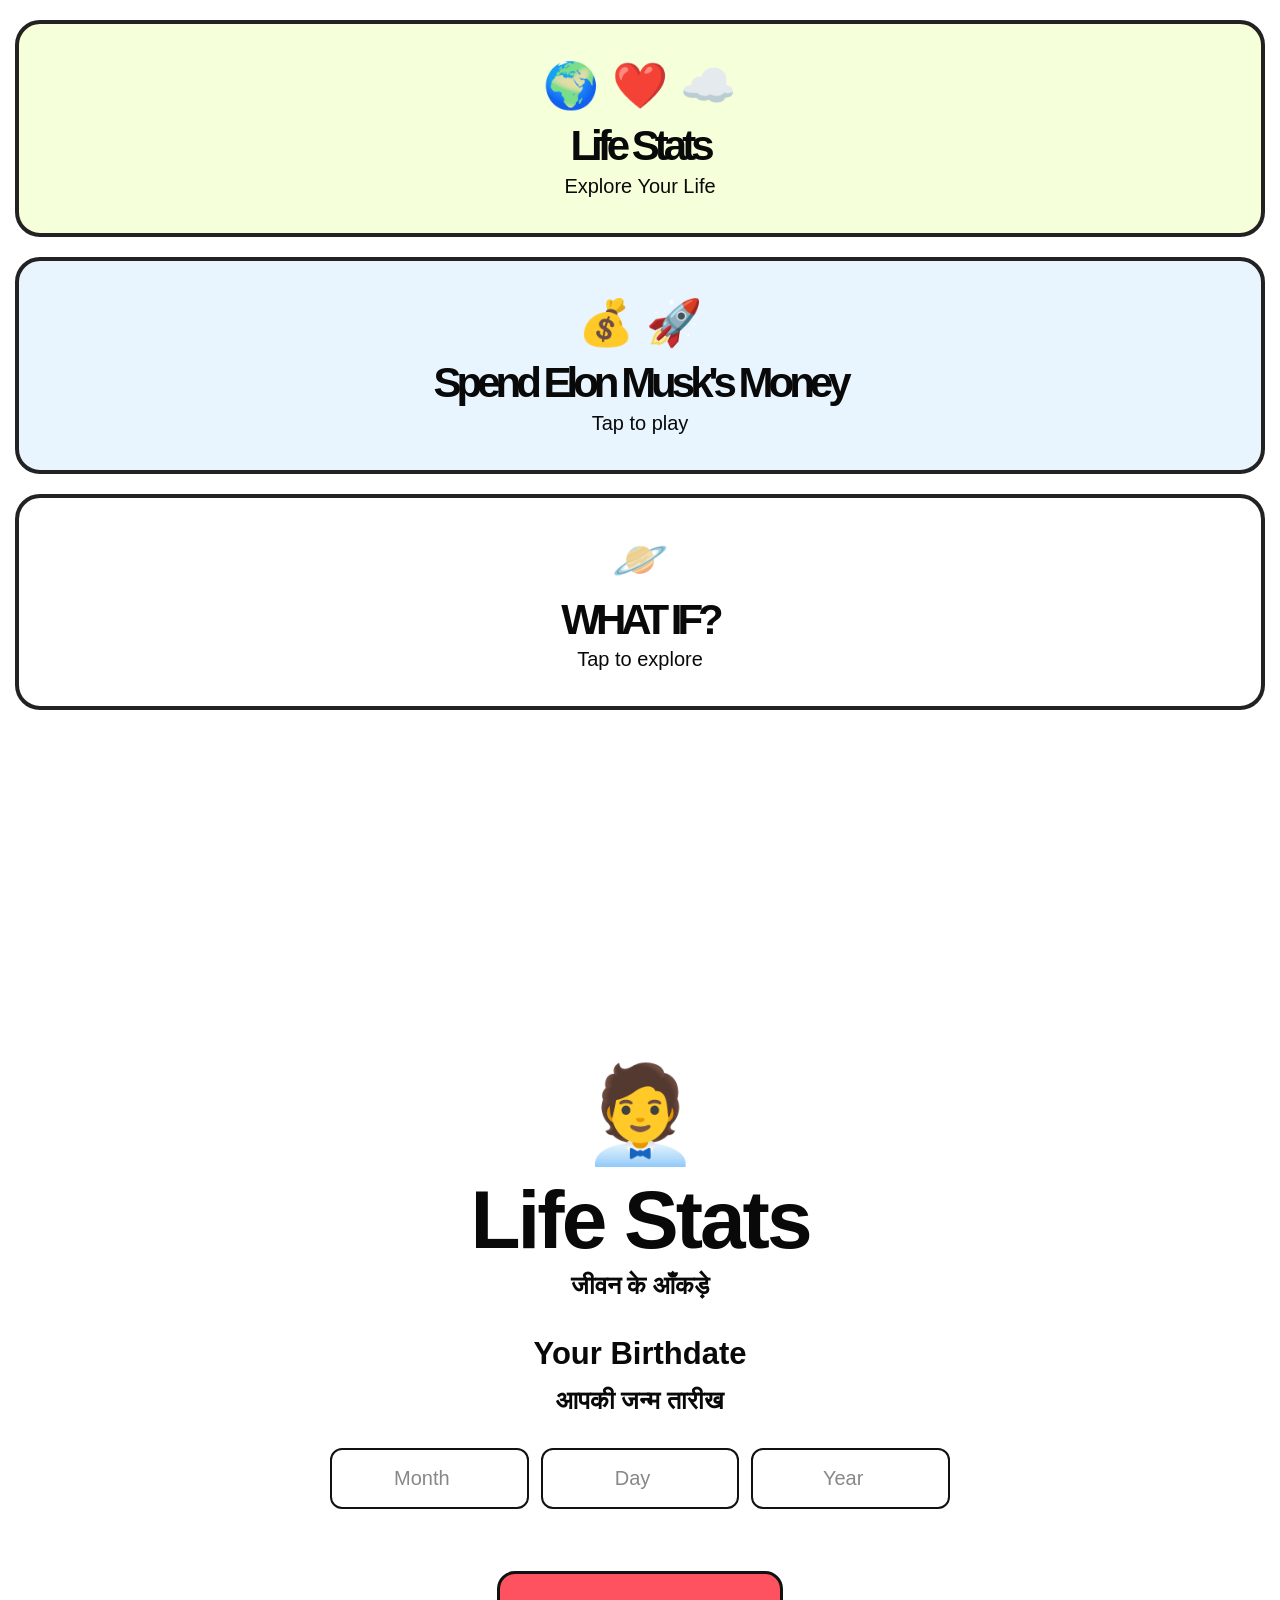
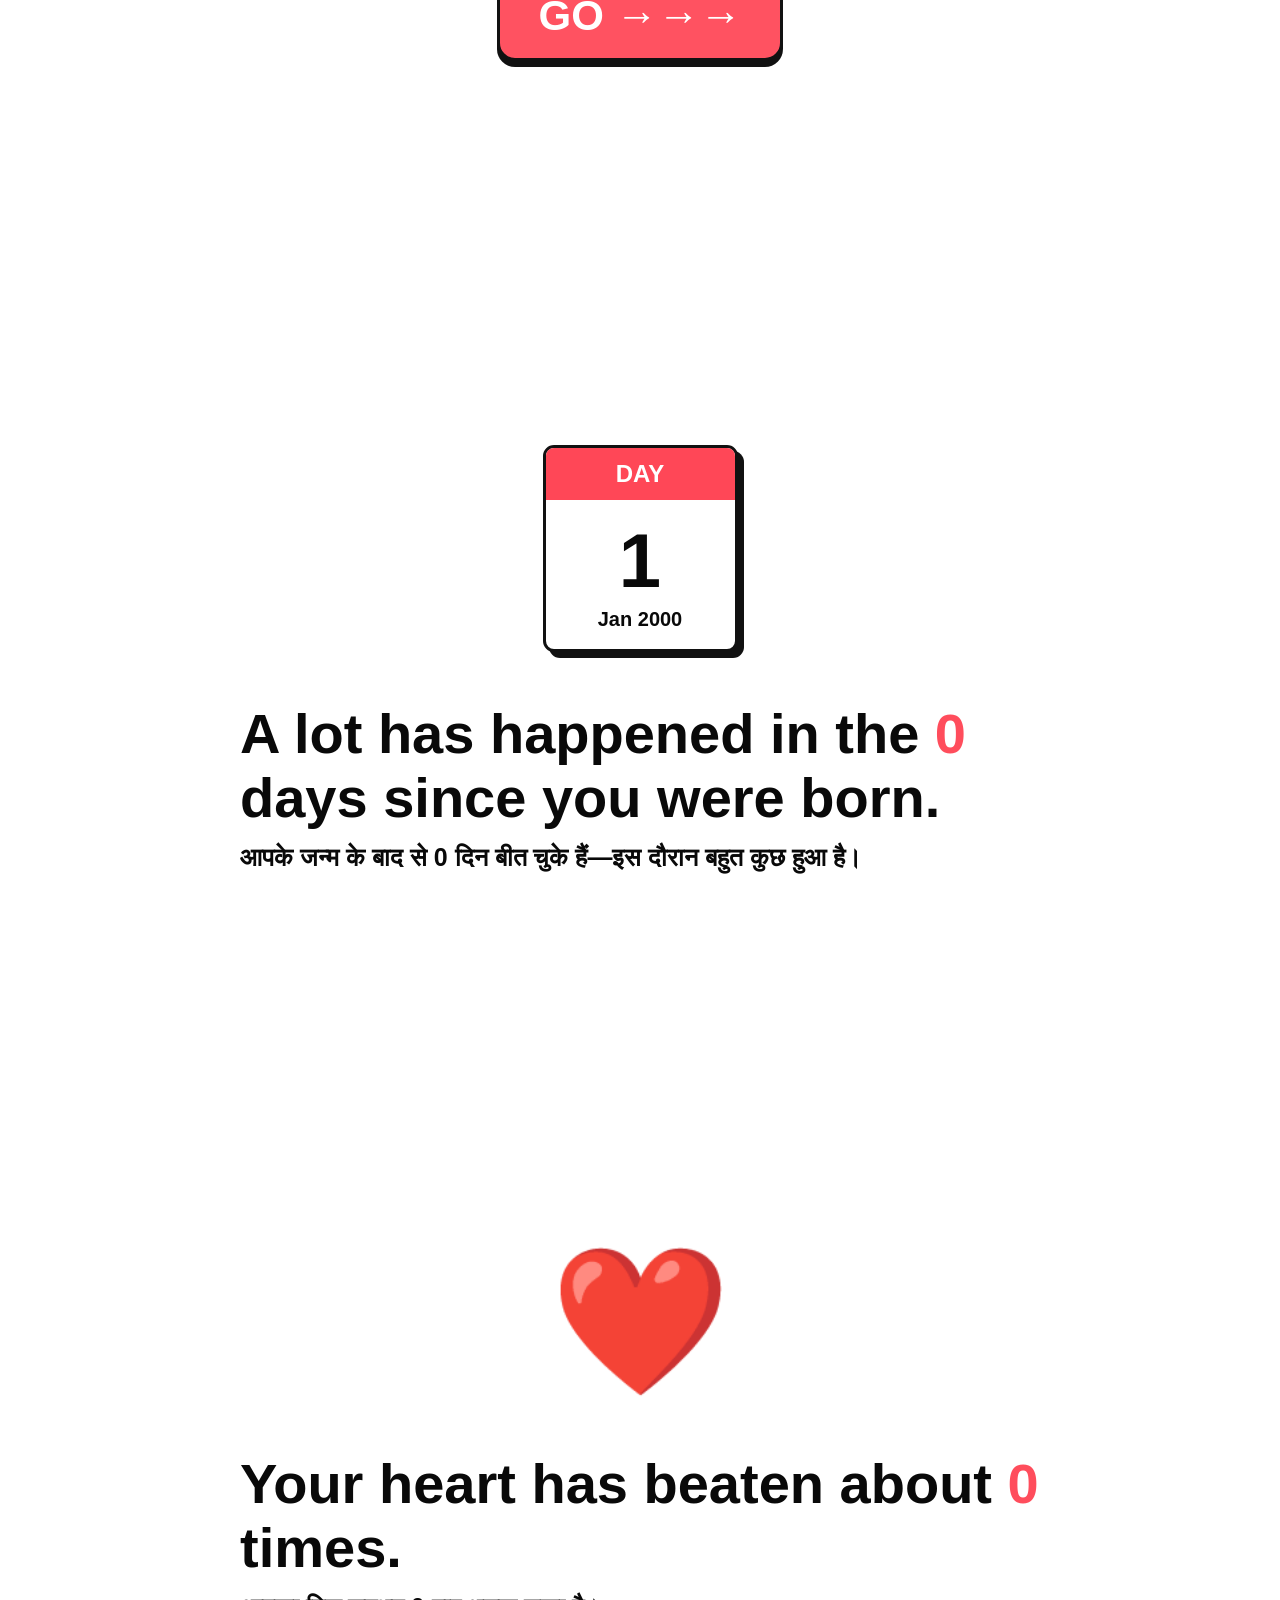
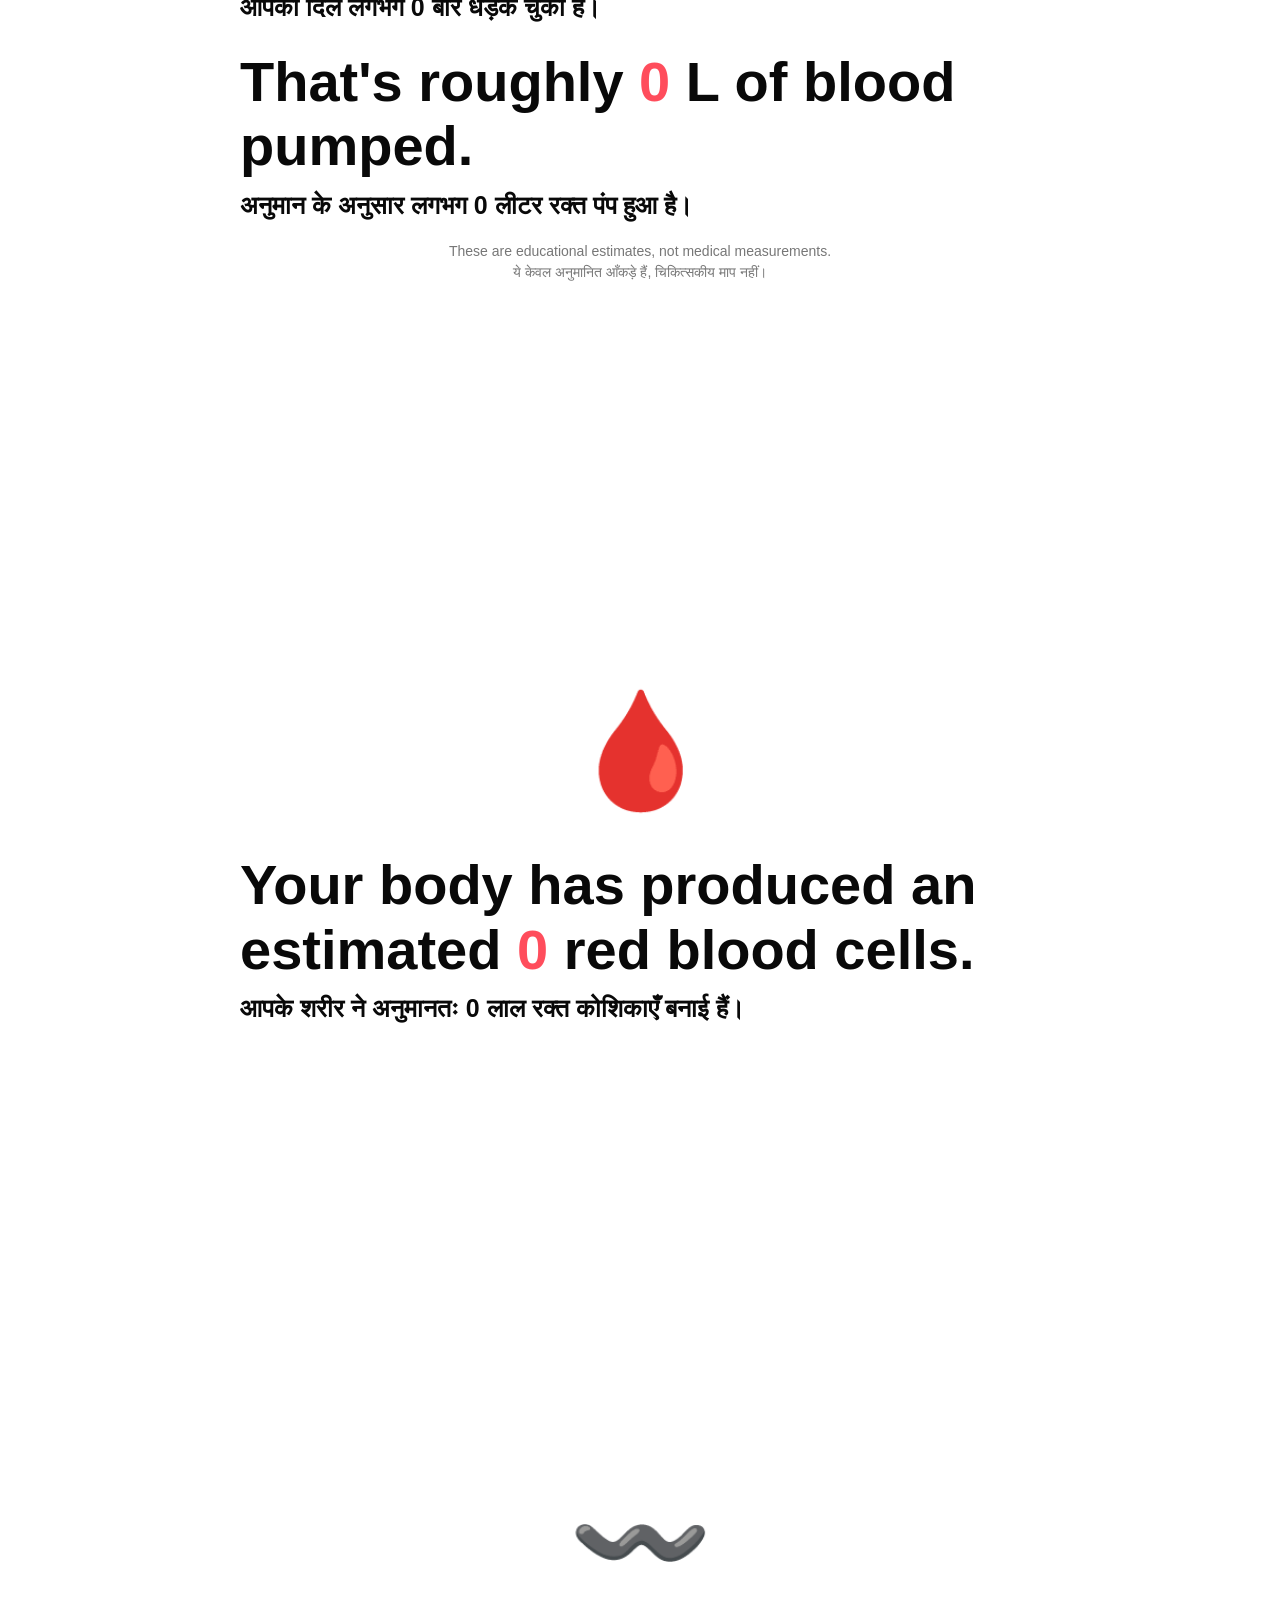
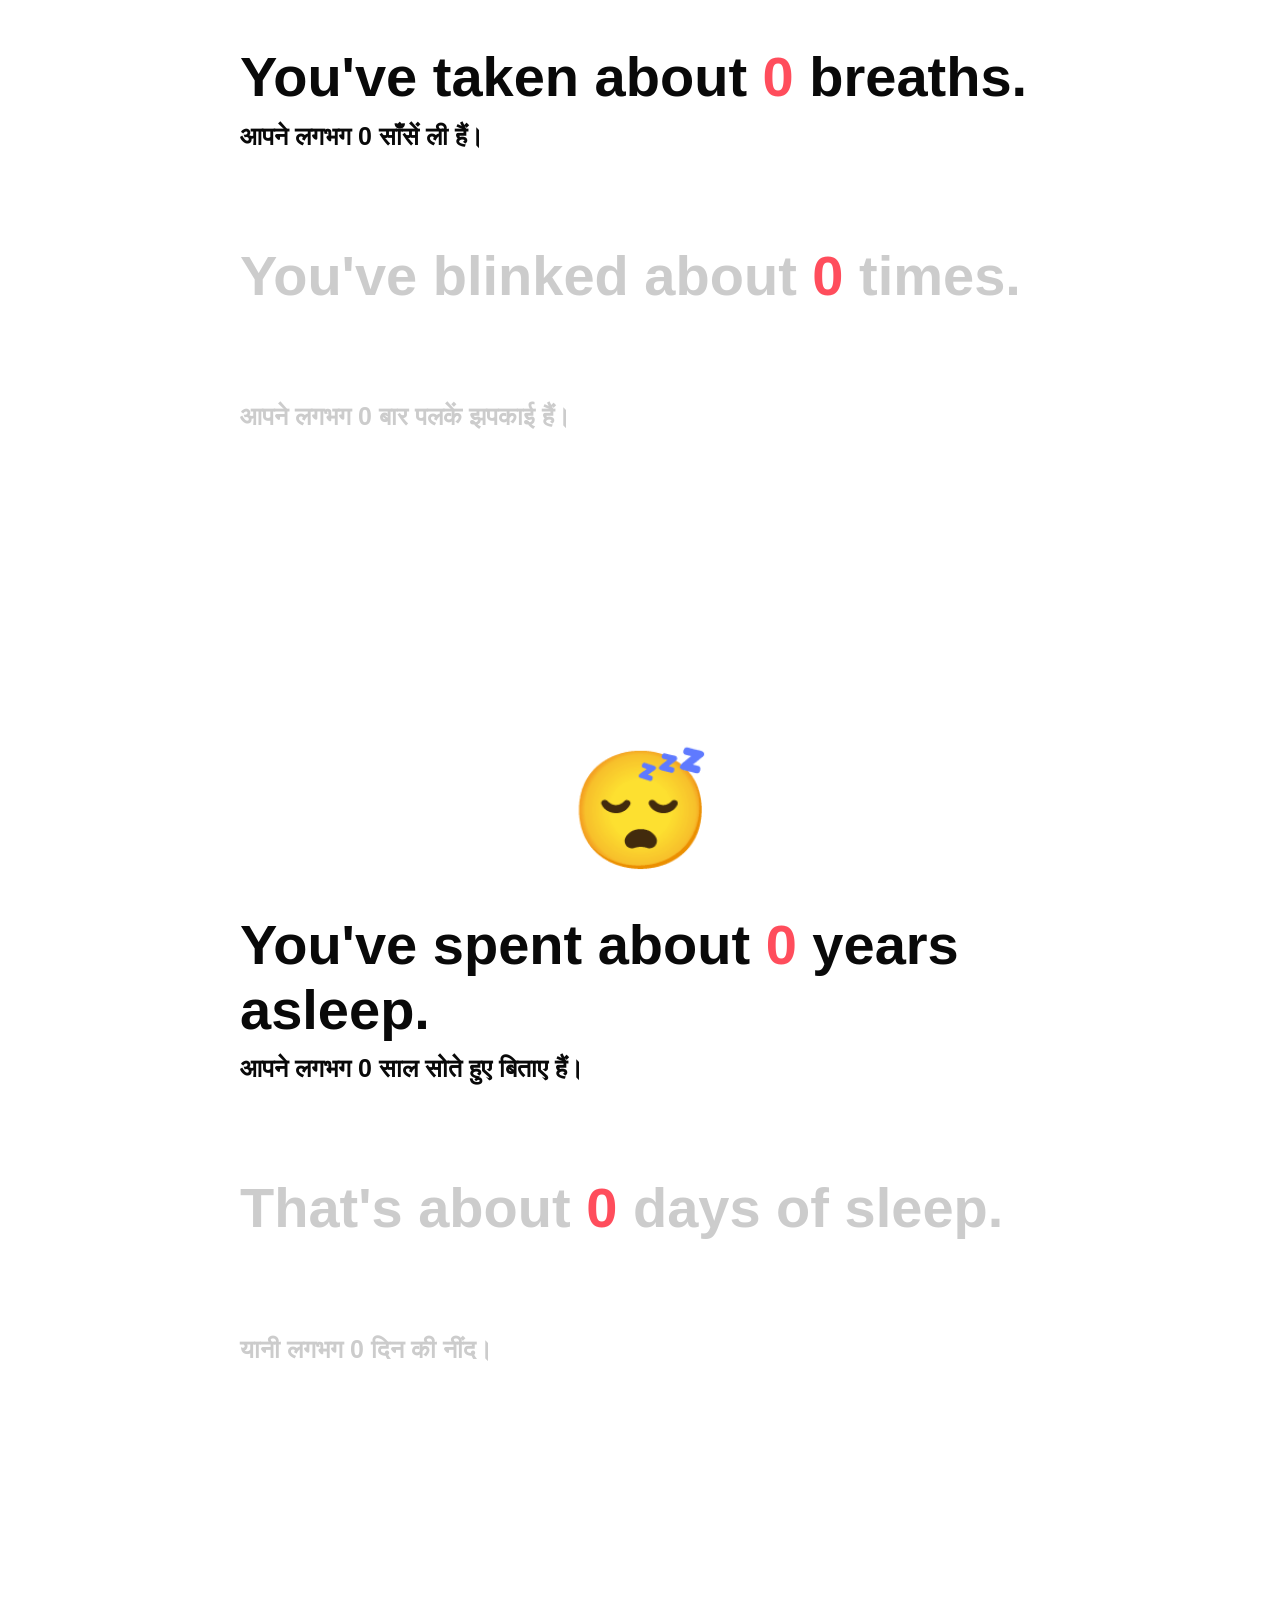
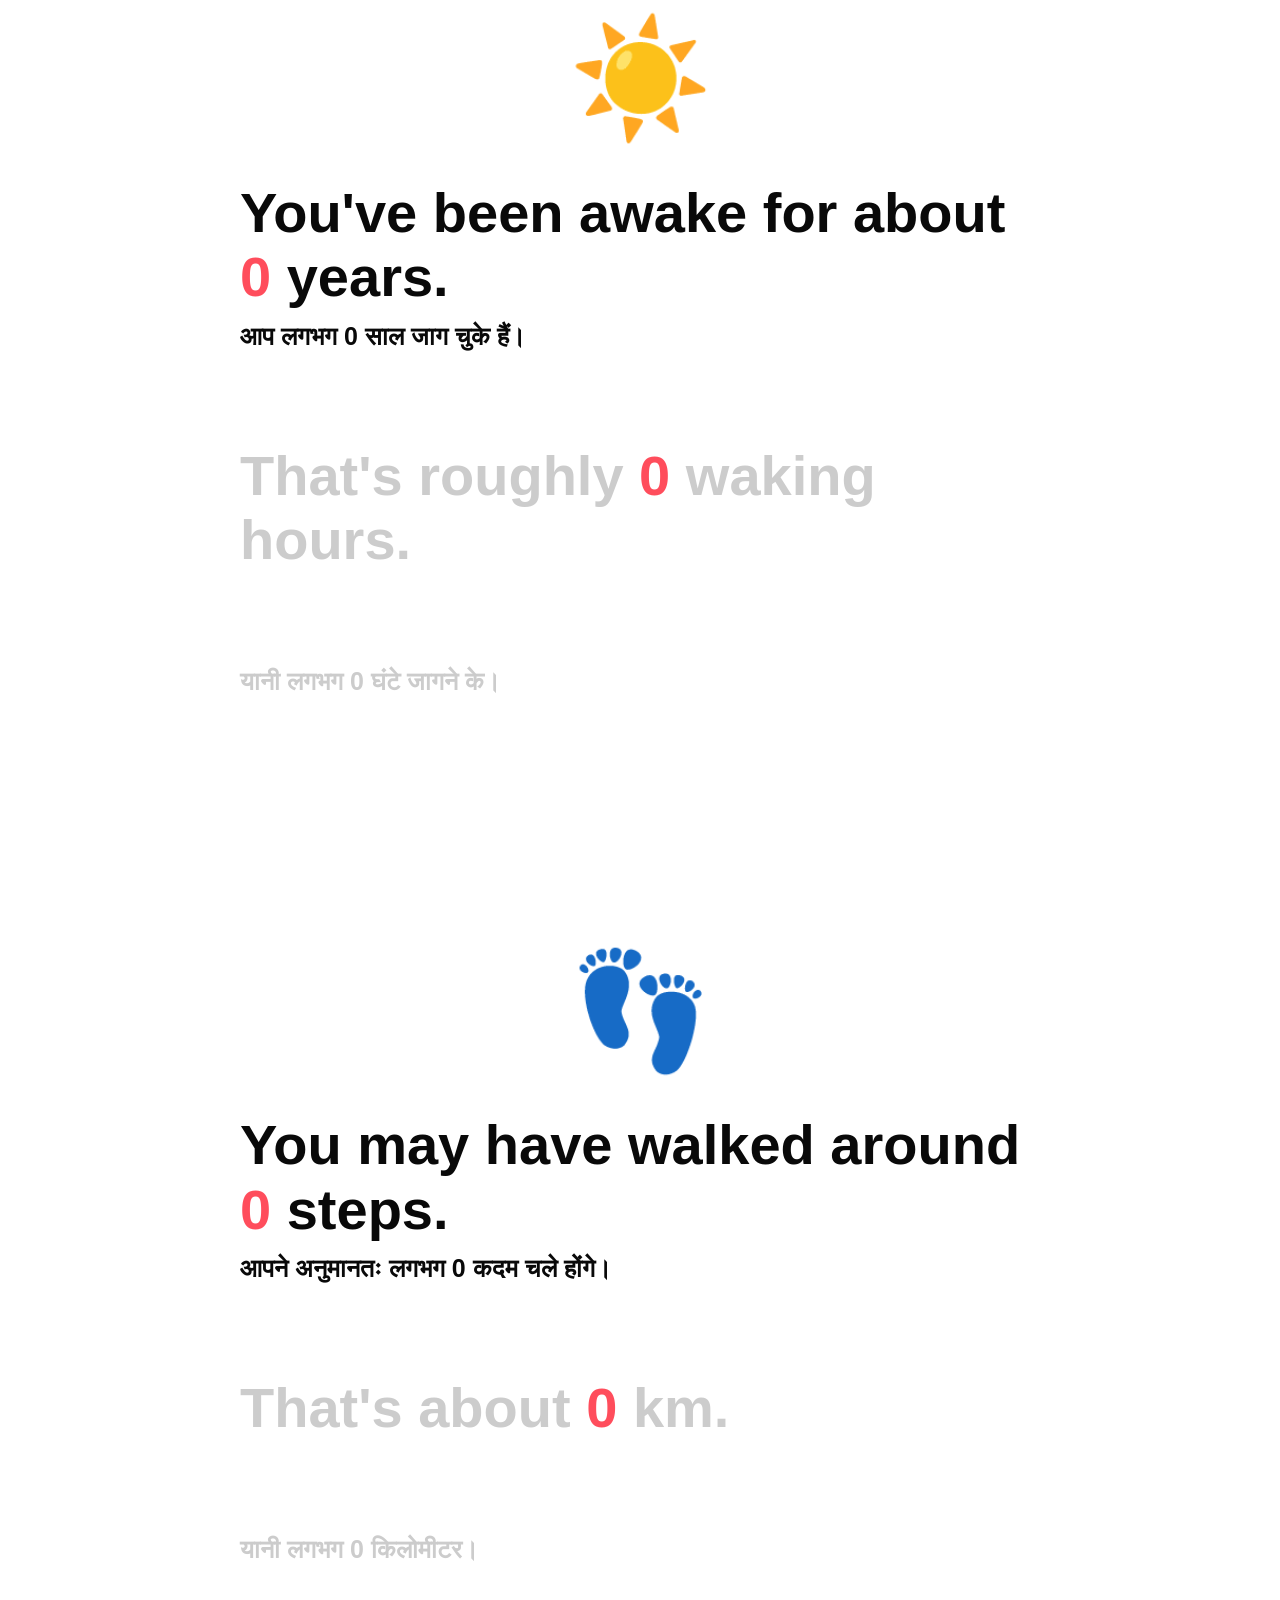
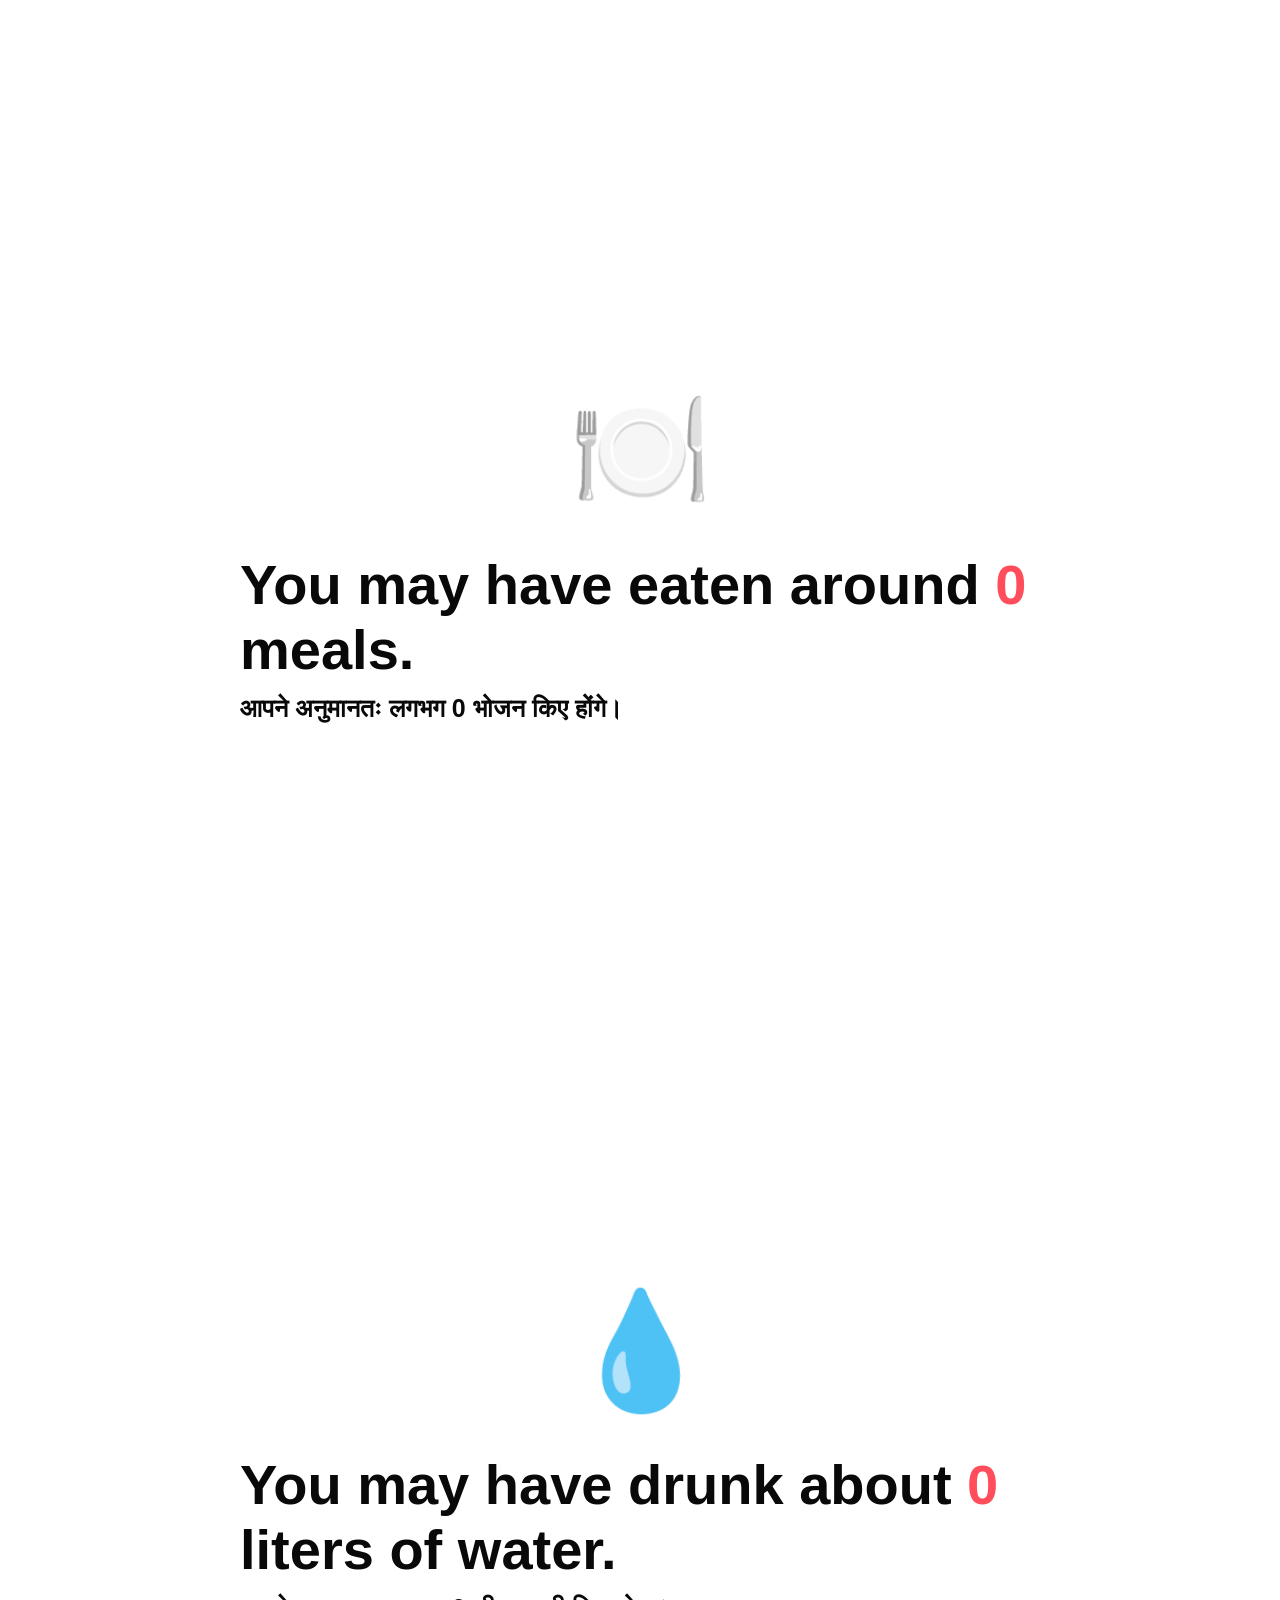
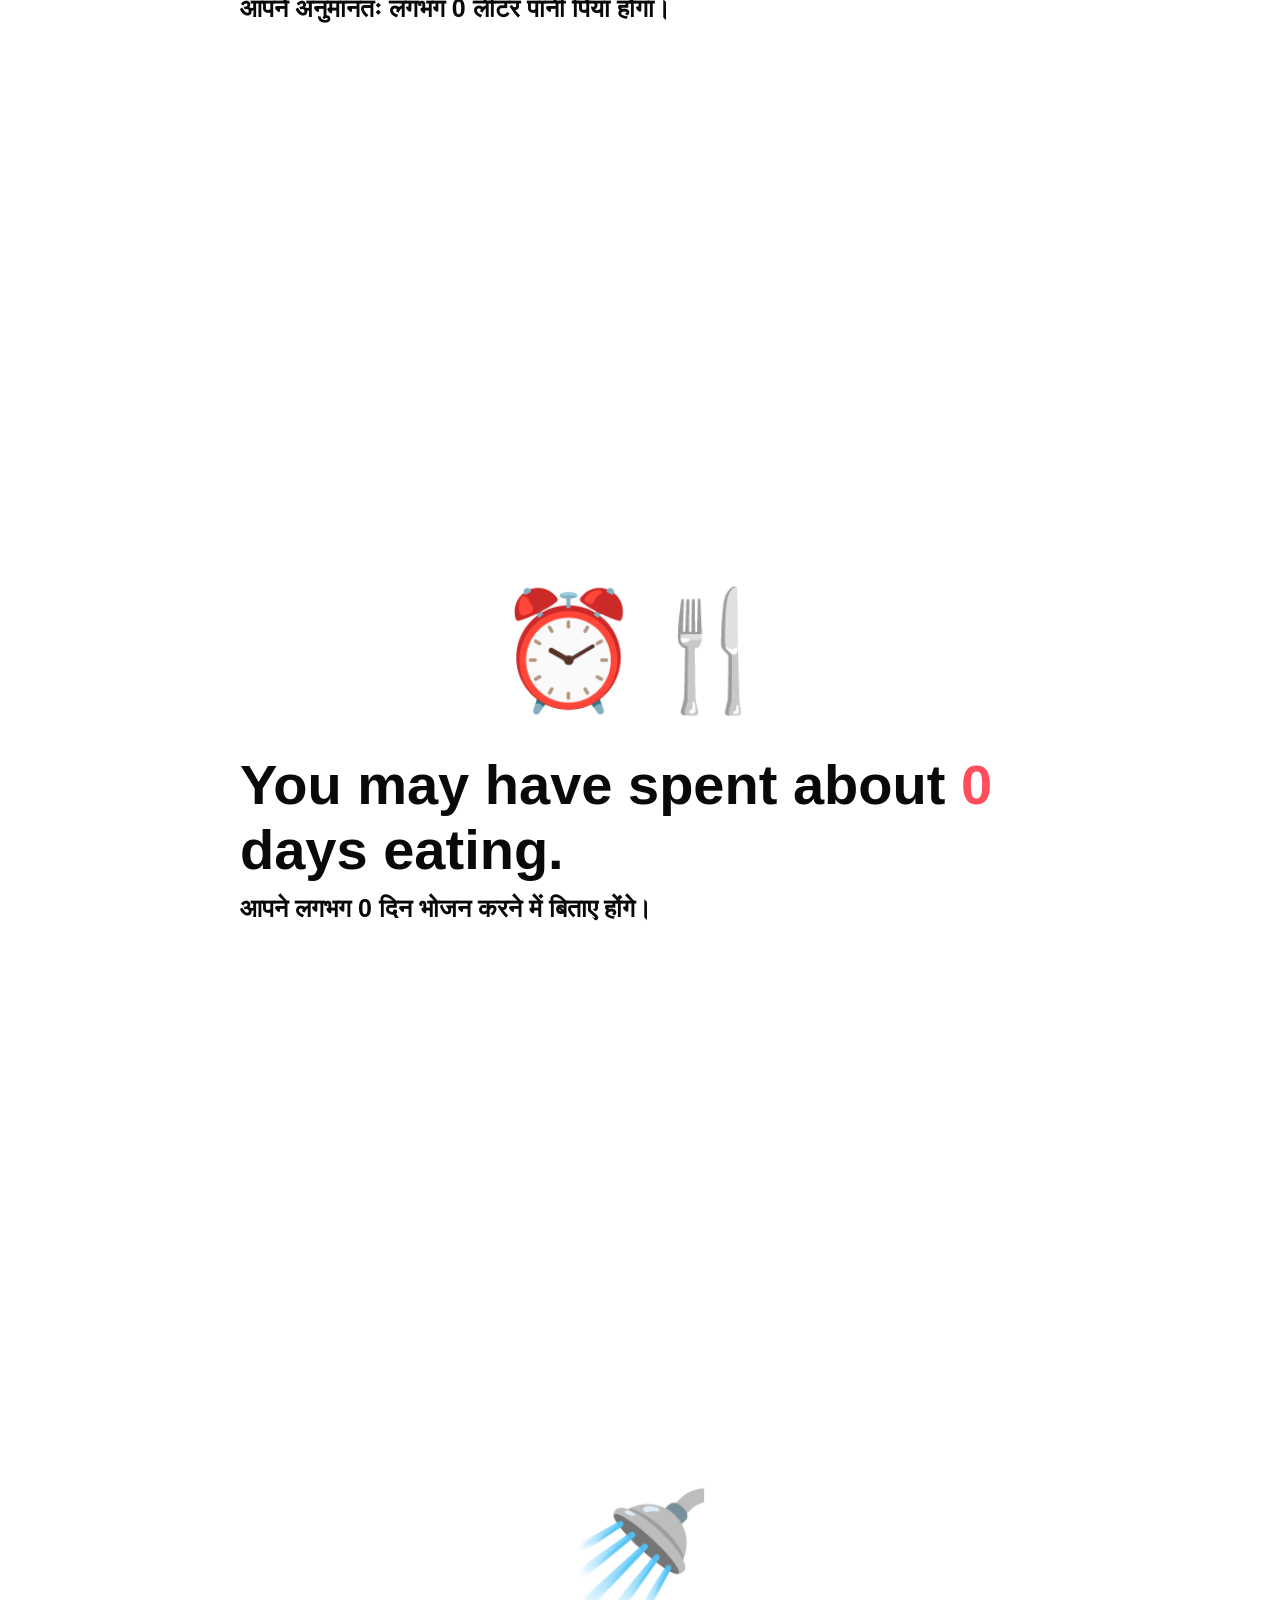
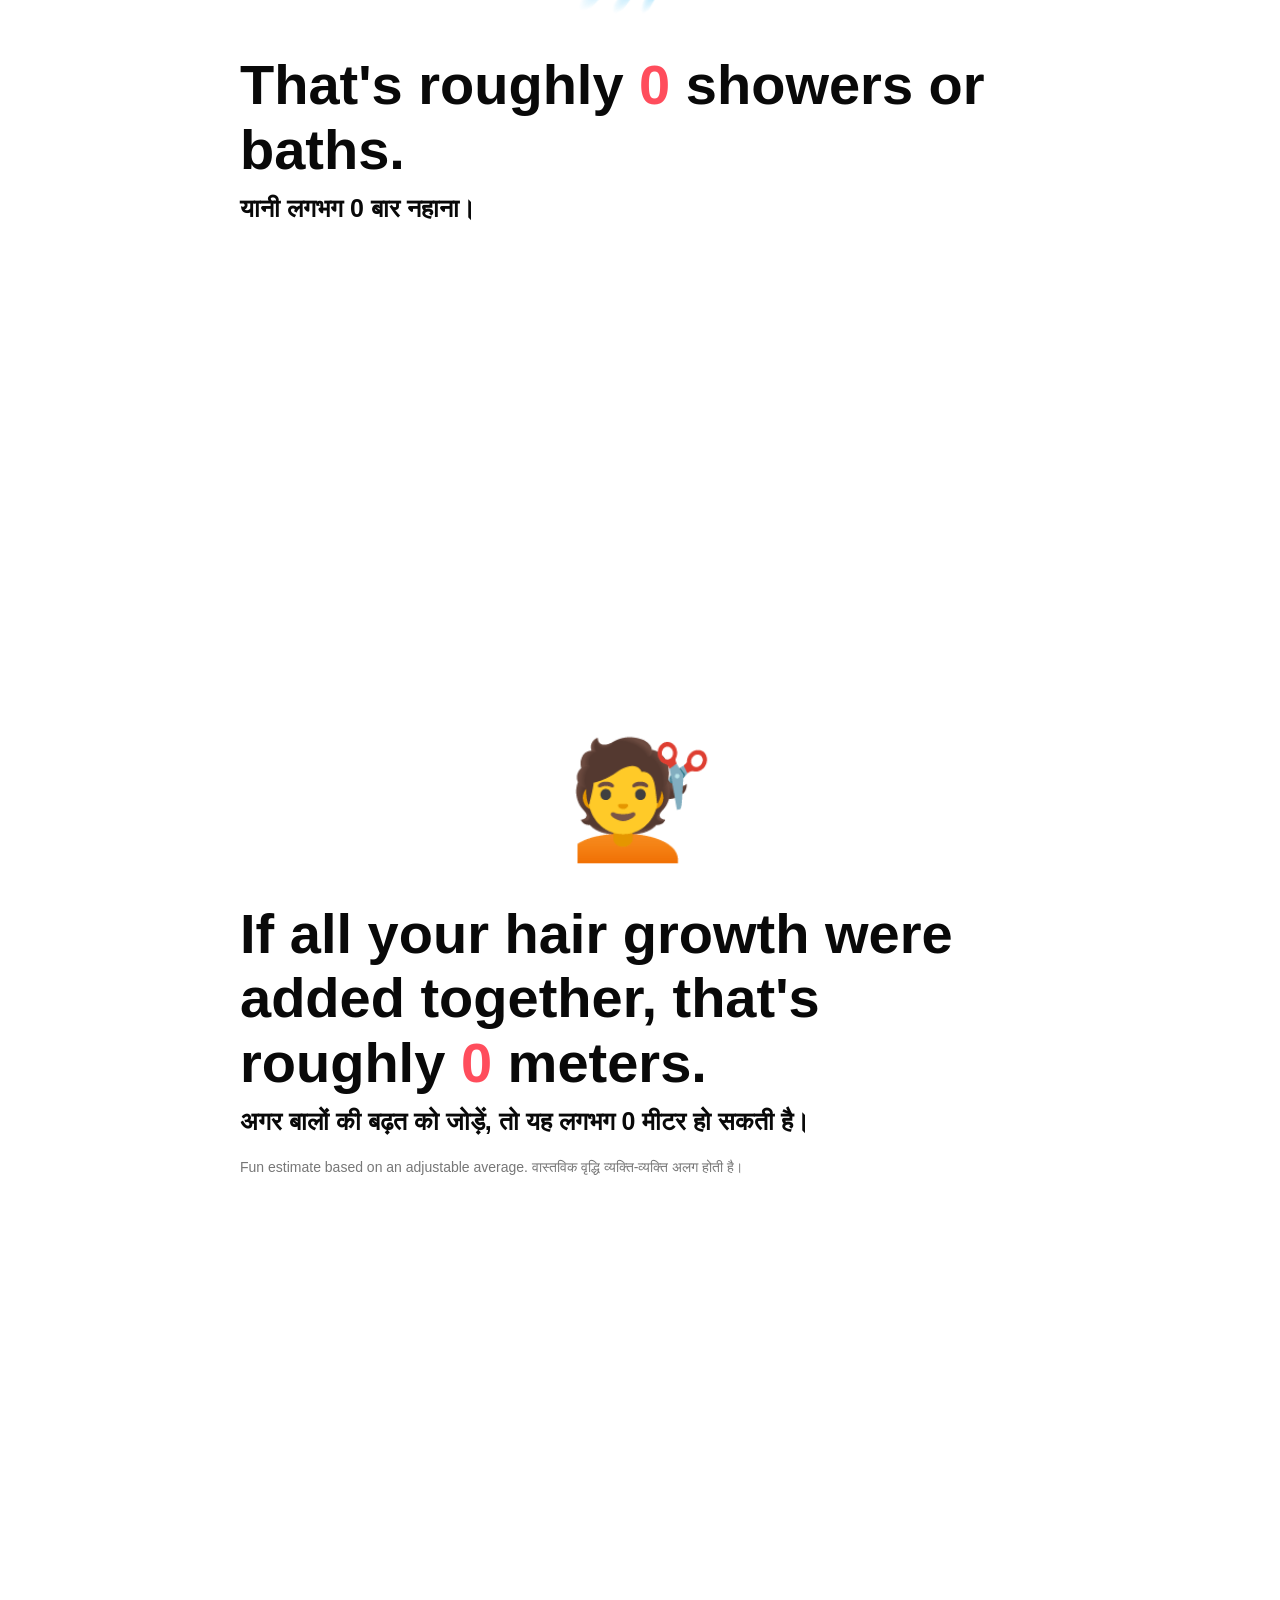
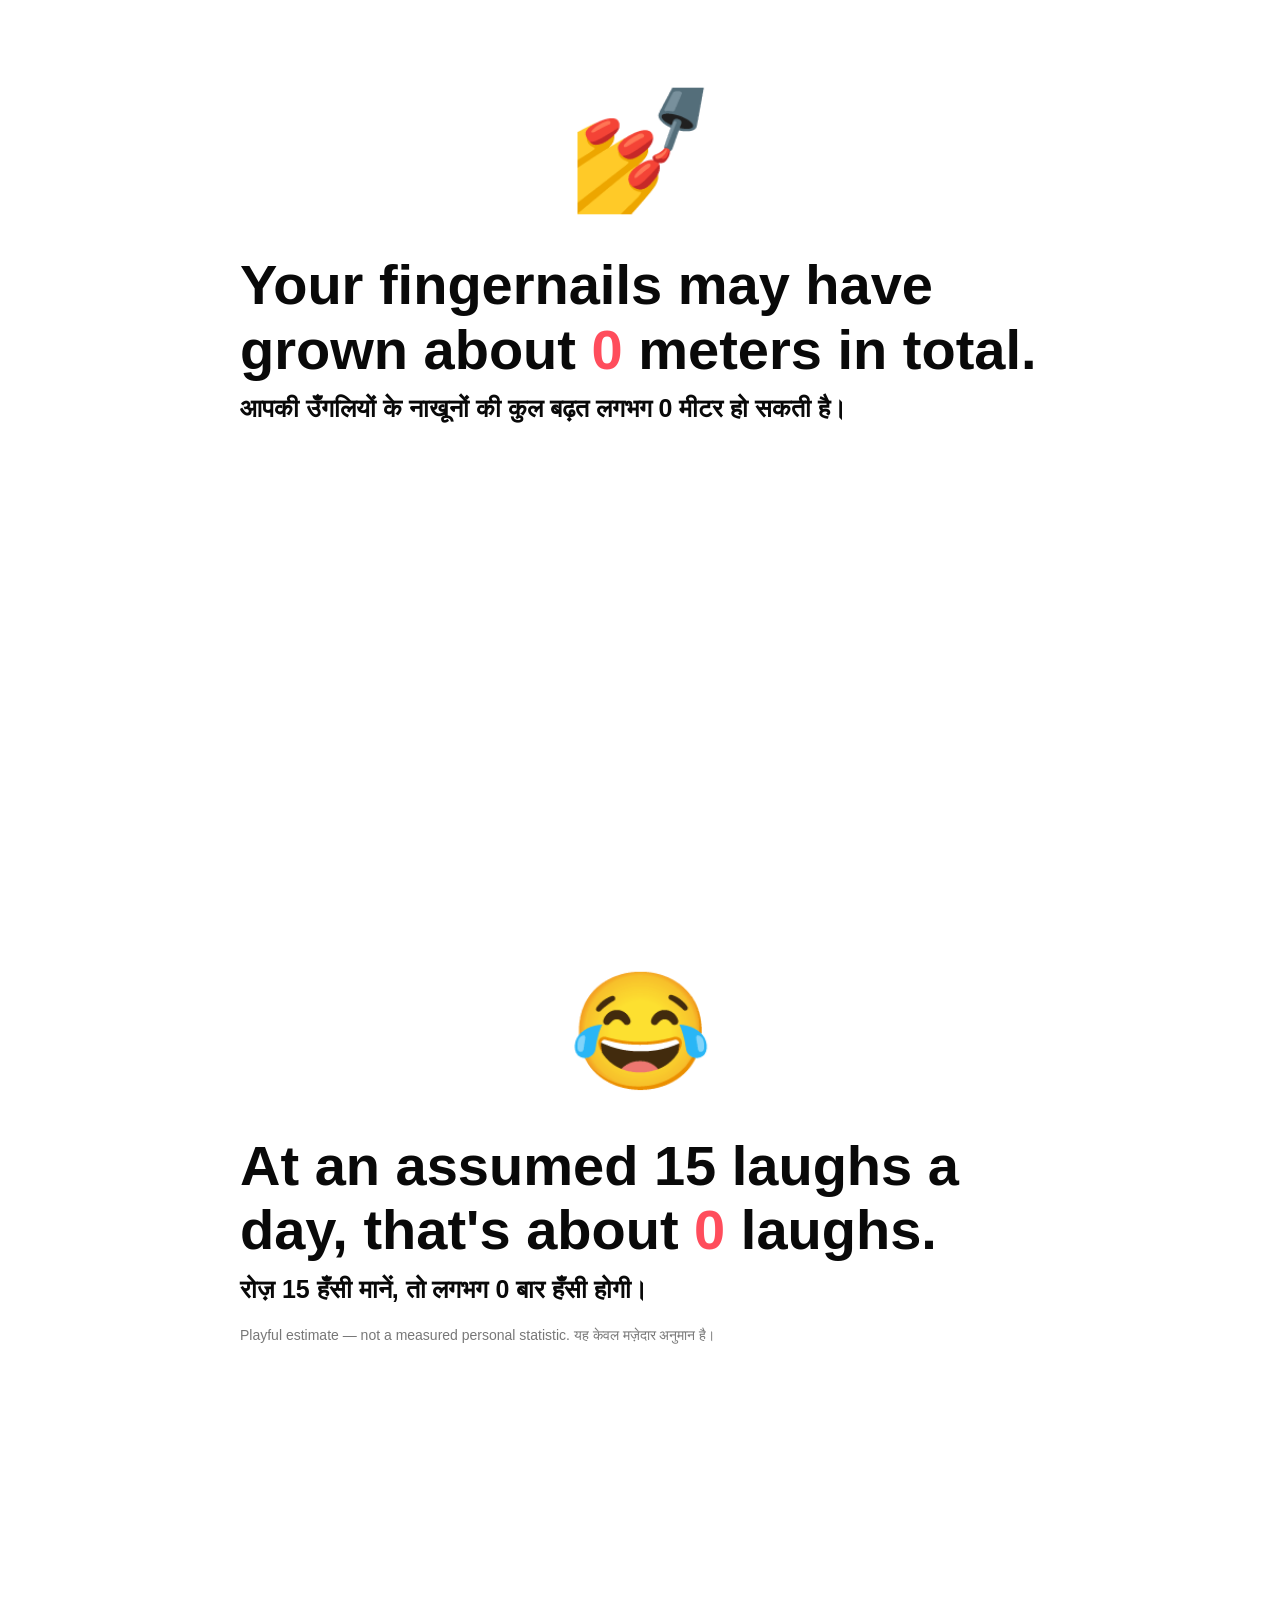
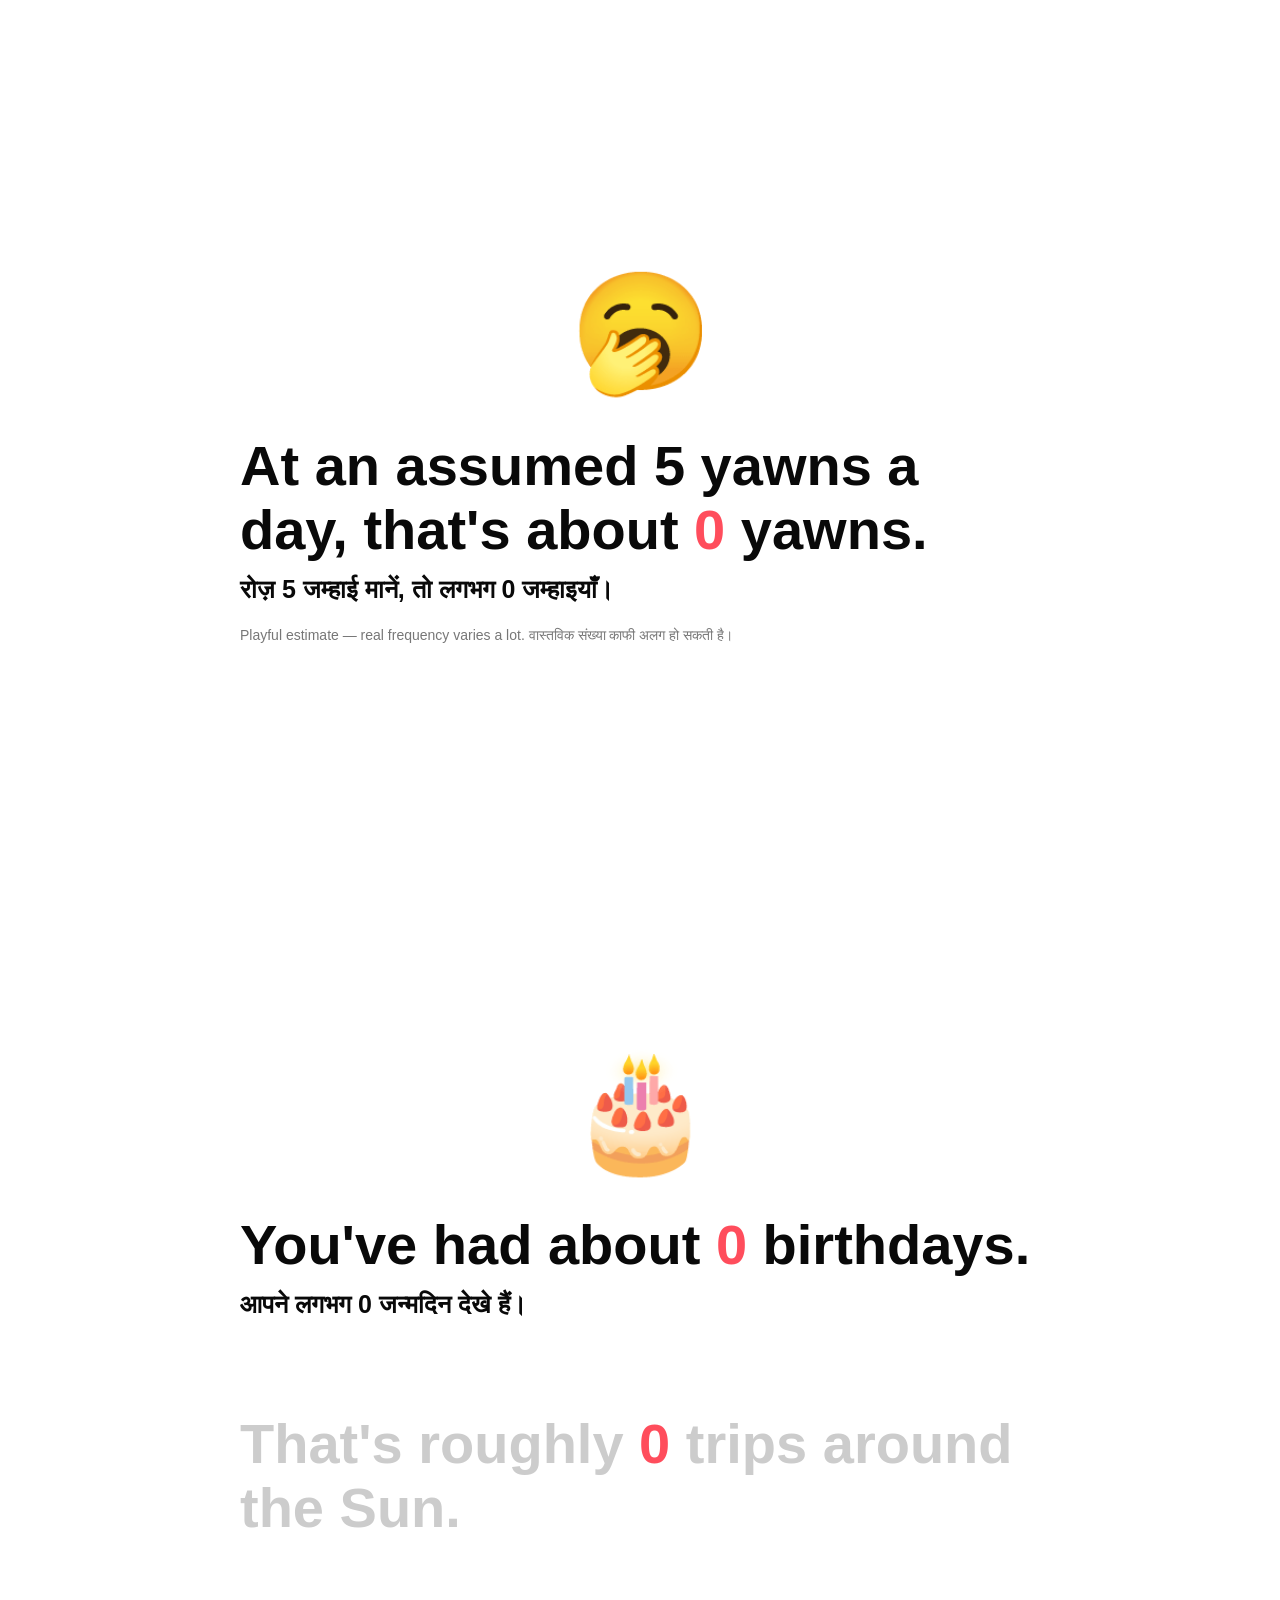
<file: index.html>
<!DOCTYPE html>
<html lang="hi">
<head>
  <meta charset="UTF-8">
  <meta name="viewport" content="width=device-width, initial-scale=1.0">

  <!-- Browser title -->
  <title>janu.fun — Life Stats | जीवन के आँकड़े</title>

  <style>
    /* =========================================================
       1. BASIC RESET
       ========================================================= */

    * {
      margin: 0;
      padding: 0;
      box-sizing: border-box;
    }

    html {
      scroll-behavior: smooth;
    }

    body {
      background: #ffffff;
      color: #090909;
      font-family: Arial, Helvetica, sans-serif;
      overflow-x: hidden;
    }

    button,
    input {
      font: inherit;
    }

    /* =========================================================
       2. TOP LOGO
       ========================================================= */

    .topbar {
      position: fixed;
      top: 0;
      left: 0;
      right: 0;
      height: 58px;

      display: flex;
      align-items: center;

      padding: 0 22px;

      background: rgba(255,255,255,0.94);
      backdrop-filter: blur(10px);

      border-bottom: 1px solid #eeeeee;

      z-index: 1000;
    }

    .logo {
      font-size: 27px;
      font-weight: 900;
      letter-spacing: -1.5px;
    }

    .logo span {
      font-weight: 400;
    }

    /* =========================================================
       3. GENERAL SCREEN / STORY SECTION
       ========================================================= */

    .screen {
      min-height: 100vh;

      display: flex;
      flex-direction: column;
      justify-content: center;
      align-items: center;

      text-align: center;

      padding: 90px 22px 70px;

      position: relative;
    }

    h1 {
      font-size: clamp(52px, 12vw, 105px);
      line-height: 0.9;
      letter-spacing: -5px;
    }

    h2 {
      font-size: clamp(45px, 10vw, 82px);
      line-height: 0.95;
      letter-spacing: -3px;
    }

    .english {
      font-size: clamp(20px, 4vw, 31px);
      font-weight: 800;
      line-height: 1.25;
    }

    .hindi {
      font-size: clamp(17px, 3.5vw, 25px);
      font-weight: 700;
      line-height: 1.45;
      margin-top: 8px;
    }

    .note {
      color: #777777;
      font-size: 14px;
      line-height: 1.5;
      margin-top: 18px;
      max-width: 650px;
    }

    /* =========================================================
       4. LIFE START SCREEN
       Baby -> child -> teenager -> adult -> old
       ========================================================= */

    .characters {
      width: min(900px, 100%);
      height: 280px;

      position: relative;

      margin-bottom: 15px;
    }

    .person {
      position: absolute;
      bottom: 20px;

      display: flex;
      flex-direction: column;
      align-items: center;

      transform: translateX(-50%);
    }

    .person::after {
      content: "";

      position: absolute;
      bottom: -2px;

      width: 120px;
      height: 11px;

      background: #dddddd;
      border-radius: 50%;

      z-index: -1;
    }

    .person .head {
      width: 72px;
      height: 72px;

      border-radius: 50%;

      background: #f2b07f;

      border: 4px solid #111;

      position: relative;
    }

    .person .head::before,
    .person .head::after {
      content: "";

      position: absolute;

      width: 8px;
      height: 8px;

      background: #111;

      border-radius: 50%;

      top: 28px;
    }

    .person .head::before {
      left: 20px;
    }

    .person .head::after {
      right: 20px;
    }

    .person .body {
      width: 90px;
      height: 110px;

      background: var(--shirt);

      border: 4px solid #111;

      border-radius: 45px 45px 18px 18px;
    }

    .legs {
      display: flex;
      gap: 8px;
    }

    .leg {
      width: 22px;
      height: 62px;

      background: #222;

      border: 4px solid #111;

      border-radius: 12px;
    }

    .p1 {
      left: 8%;
      --shirt: #72c6f0;
      transform: translateX(-50%) scale(0.65);
    }

    .p2 {
      left: 29%;
      --shirt: #ffca4b;
      transform: translateX(-50%) scale(0.82);
    }

    .p3 {
      left: 50%;
      --shirt: #ff6c79;
      transform: translateX(-50%) scale(0.98);
    }

    .p4 {
      left: 71%;
      --shirt: #6acb8a;
      transform: translateX(-50%) scale(1.08);
    }

    .p5 {
      left: 92%;
      --shirt: #aaaaaa;
      transform: translateX(-50%) scale(1.14);
    }

    /* =========================================================
       5. MAIN BUTTON
       ========================================================= */

    .main-btn {
      border: 3px solid #111111;

      background: #ff5261;
      color: white;

      font-size: clamp(24px, 6vw, 42px);
      font-weight: 900;

      padding: 18px 38px;

      border-radius: 18px;

      cursor: pointer;

      box-shadow: 0 6px 0 #111111;

      transition: transform 0.15s, box-shadow 0.15s;

      margin-top: 28px;
    }

    .main-btn:hover {
      transform: translateY(-2px);
    }

    .main-btn:active {
      transform: translateY(5px);
      box-shadow: 0 1px 0 #111111;
    }

    /* =========================================================
       6. BIRTHDATE SCREEN
       ========================================================= */

    .birth-icon {
      font-size: 95px;
      margin-bottom: 10px;
    }

    .birth-form {
      width: min(620px, 100%);
      margin-top: 30px;
    }

    .birth-fields {
      display: grid;
      grid-template-columns: 1fr 1fr 1fr;
      gap: 12px;
    }

    .birth-fields input {
      width: 100%;

      padding: 17px 10px;

      border: 2px solid #111111;
      border-radius: 12px;

      background: white;

      font-size: 20px;

      text-align: center;
      outline: none;
    }

    .birth-fields input:focus {
      box-shadow: 0 0 0 4px rgba(255,82,97,0.18);
    }

    .birth-fields input::placeholder {
      color: #888888;
    }

    .error {
      min-height: 24px;

      margin-top: 10px;

      color: #e53935;

      font-size: 15px;
      font-weight: 700;
    }

    /* =========================================================
       7. CALENDAR
       ========================================================= */

    .calendar {
      width: 195px;

      background: white;

      border: 3px solid #111111;
      border-radius: 11px;

      overflow: hidden;

      box-shadow: 6px 6px 0 #111111;

      margin-bottom: 50px;
    }

    .calendar-header {
      background: #ff4757;
      color: white;

      font-size: 24px;
      font-weight: 900;

      padding: 12px;
    }

    .calendar-day {
      font-size: 76px;
      font-weight: 900;

      padding: 17px 0 4px;
    }

    .calendar-date {
      font-size: 20px;
      font-weight: 800;

      padding-bottom: 18px;
    }

    /* =========================================================
       8. TEXT STAT
       ========================================================= */

    .stat-content {
      width: min(800px, 100%);
      text-align: left;
    }

    .big-stat {
      font-size: clamp(30px, 7vw, 56px);
      font-weight: 900;

      line-height: 1.15;
    }

    .big-stat span {
      color: #ff4d5c;
    }

    .heart {
      font-size: 145px;

      margin-bottom: 45px;

      animation: heartbeat 1s infinite;
    }

    @keyframes heartbeat {
      0%,
      100% {
        transform: scale(1);
      }

      15% {
        transform: scale(1.13);
      }

      30% {
        transform: scale(1);
      }
    }

    .blood-icon {
      font-size: 115px;
      margin-bottom: 45px;
    }

    .fade-stat {
      color: #cccccc;
      margin-top: 90px;
    }

    /* =========================================================
       9. WEEKS GRID
       ========================================================= */

    .weeks-wrap {
      width: min(900px, 100%);
      margin-top: 30px;
    }

    .weeks-grid {
      display: grid;

      grid-template-columns: repeat(52, 1fr);

      gap: 3px;
    }

    .week {
      aspect-ratio: 1;

      background: #dddddd;

      border-radius: 2px;
    }

    .week.past {
      background: #ff5261;
    }

    .week-legend {
      margin-top: 15px;

      color: #777777;

      font-size: 14px;
    }

    /* =========================================================
       10. FOOTER
       ========================================================= */

    footer {
      padding: 60px 20px;

      text-align: center;

      border-top: 1px solid #eeeeee;
    }


    /* =========================================================
       LIFE-STATS STORY SECTIONS
       ========================================================= */

    .life-stat-section {
      scroll-snap-align: start;
    }

    .story-icon {
      font-size: 115px;
      line-height: 1;
      margin-bottom: 45px;
      user-select: none;
      animation: storyFloat 3s ease-in-out infinite;
    }

    .life-stat-section .stat-content {
      animation: storyRise 0.7s ease both;
    }

    @keyframes storyFloat {
      0%, 100% {
        transform: translateY(0);
      }
      50% {
        transform: translateY(-12px);
      }
    }

    @keyframes storyRise {
      from {
        opacity: 0;
        transform: translateY(25px);
      }
      to {
        opacity: 1;
        transform: translateY(0);
      }
    }

    /* =========================================================
       11. MOBILE
       ========================================================= */

    @media (max-width: 600px) {

      .topbar {
        height: 52px;
        padding: 0 17px;
      }

      .logo {
        font-size: 24px;
      }

      .screen {
        padding-left: 18px;
        padding-right: 18px;
      }

      .characters {
        height: 215px;
      }

      .person .head {
        width: 52px;
        height: 52px;
      }

      .person .body {
        width: 65px;
        height: 82px;
      }

      .person .leg {
        width: 17px;
        height: 43px;
      }

      .person::after {
        width: 85px;
      }

      .birth-fields {
        gap: 7px;
      }

      .birth-fields input {
        padding: 15px 5px;
        font-size: 16px;
      }

      .weeks-grid {
        grid-template-columns: repeat(26, 1fr);
        gap: 3px;
      }

      .calendar {
        width: 175px;
      }
    }
  </style>
</head>

<body>

  <!-- =======================================================
       FIXED LOGO
       ======================================================= -->

  <header class="topbar">
    <div class="logo">janu<span>.fun</span></div>
  </header>


  <!-- =======================================================
       SCREEN 1
       LIFE START
       ======================================================= -->

  <section class="screen" id="lifeStart">

    <!-- Cartoon life journey -->
    <div class="characters">

      <div class="person p1">
        <div class="head"></div>
        <div class="body"></div>
        <div class="legs">
          <div class="leg"></div>
          <div class="leg"></div>
        </div>
      </div>

      <div class="person p2">
        <div class="head"></div>
        <div class="body"></div>
        <div class="legs">
          <div class="leg"></div>
          <div class="leg"></div>
        </div>
      </div>

      <div class="person p3">
        <div class="head"></div>
        <div class="body"></div>
        <div class="legs">
          <div class="leg"></div>
          <div class="leg"></div>
        </div>
      </div>

      <div class="person p4">
        <div class="head"></div>
        <div class="body"></div>
        <div class="legs">
          <div class="leg"></div>
          <div class="leg"></div>
        </div>
      </div>

      <div class="person p5">
        <div class="head"></div>
        <div class="body"></div>
        <div class="legs">
          <div class="leg"></div>
          <div class="leg"></div>
        </div>
      </div>

    </div>

    <h1>Life Start</h1>

    <div class="hindi">
      जीवन की शुरुआत
    </div>

    <button
      class="main-btn"
      onclick="goToBirth()">
      LIFE START →
    </button>

    <p class="note">
      Your personal life journey in numbers and stories.<br>
      आपकी ज़िंदगी का सफ़र, आँकड़ों और कहानियों में।
    </p>

  </section>


  <!-- =======================================================
       SCREEN 2
       BIRTHDATE INPUT
       ======================================================= -->

  <section class="screen" id="birthScreen">

    <div class="birth-icon">
      🧑‍💼
    </div>

    <h2>
      Life Stats
    </h2>

    <div class="hindi">
      जीवन के आँकड़े
    </div>

    <p
      class="english"
      style="margin-top:32px">
      Your Birthdate
    </p>

    <p class="hindi">
      आपकी जन्म तारीख
    </p>

    <div class="birth-form">

      <div class="birth-fields">

        <input
          id="month"
          type="number"
          min="1"
          max="12"
          placeholder="Month">

        <input
          id="day"
          type="number"
          min="1"
          max="31"
          placeholder="Day">

        <input
          id="year"
          type="number"
          min="1900"
          max="2026"
          placeholder="Year">

      </div>

      <div
        id="error"
        class="error">
      </div>

      <button
        class="main-btn"
        onclick="startLifeStats()">
        GO →→→
      </button>

    </div>

  </section>


  <!-- =======================================================
       SCREEN 3
       BIRTH DATE + DAYS
       ======================================================= -->

  <section class="screen" id="daysScreen">

    <div class="calendar">

      <div
        id="weekday"
        class="calendar-header">
        DAY
      </div>

      <div
        id="calendarDay"
        class="calendar-day">
        1
      </div>

      <div
        id="calendarDate"
        class="calendar-date">
        Jan 2000
      </div>

    </div>

    <div class="stat-content">

      <div class="big-stat">

        A lot has happened in the

        <span id="daysLived">
          0
        </span>

        days since you were born.

      </div>

      <div class="hindi">

        आपके जन्म के बाद से

        <span id="daysLivedHindi">
          0
        </span>

        दिन बीत चुके हैं—इस दौरान बहुत कुछ हुआ है।

      </div>

    </div>

  </section>


  <!-- =======================================================
       SCREEN 4
       HEART
       ======================================================= -->

  <section class="screen">

    <div class="heart">
      ❤️
    </div>

    <div class="stat-content">

      <div class="big-stat">

        Your heart has beaten about

        <span id="heartbeats">
          0
        </span>

        times.

      </div>

      <div class="hindi">

        आपका दिल लगभग

        <span id="heartbeatsHindi">
          0
        </span>

        बार धड़क चुका है।

      </div>

      <div
        class="big-stat"
        style="margin-top:25px">

        That's roughly

        <span id="bloodLiters">
          0
        </span>

        L of blood pumped.

      </div>

      <div class="hindi">

        अनुमान के अनुसार लगभग

        <span id="bloodLitersHindi">
          0
        </span>

        लीटर रक्त पंप हुआ है।

      </div>

    </div>

    <p class="note">

      These are educational estimates, not medical measurements.<br>

      ये केवल अनुमानित आँकड़े हैं, चिकित्सकीय माप नहीं।

    </p>

  </section>



  <!-- =======================================================
       20-LIFE-STATS STORY
       ======================================================= -->

  <!-- 05: RED BLOOD CELLS -->
  <section class="screen life-stat-section">
    <div class="story-icon">🩸</div>
    <div class="stat-content">
      <div class="big-stat">
        Your body has produced an estimated
        <span id="redCells">0</span>
        red blood cells.
      </div>
      <div class="hindi">
        आपके शरीर ने अनुमानतः
        <span id="redCellsHindi">0</span>
        लाल रक्त कोशिकाएँ बनाई हैं।
      </div>
    </div>
  </section>

  <!-- 06: BREATHS + BLINKS -->
  <section class="screen life-stat-section">
    <div class="story-icon">〰️</div>
    <div class="stat-content">
      <div class="big-stat">
        You've taken about
        <span id="breaths">0</span>
        breaths.
      </div>
      <div class="hindi">
        आपने लगभग
        <span id="breathsHindi">0</span>
        साँसें ली हैं।
      </div>

      <div class="big-stat fade-stat">
        You've blinked about
        <span id="blinks">0</span>
        times.
      </div>
      <div class="hindi fade-stat">
        आपने लगभग
        <span id="blinksHindi">0</span>
        बार पलकें झपकाई हैं।
      </div>
    </div>
  </section>

  <!-- 07: SLEEP -->
  <section class="screen life-stat-section">
    <div class="story-icon">😴</div>
    <div class="stat-content">
      <div class="big-stat">
        You've spent about
        <span id="sleepYears">0</span>
        years asleep.
      </div>
      <div class="hindi">
        आपने लगभग
        <span id="sleepYearsHindi">0</span>
        साल सोते हुए बिताए हैं।
      </div>

      <div class="big-stat fade-stat">
        That's about
        <span id="sleepDays">0</span>
        days of sleep.
      </div>
      <div class="hindi fade-stat">
        यानी लगभग
        <span id="sleepDaysHindi">0</span>
        दिन की नींद।
      </div>
    </div>
  </section>

  <!-- 08: AWAKE -->
  <section class="screen life-stat-section">
    <div class="story-icon">☀️</div>
    <div class="stat-content">
      <div class="big-stat">
        You've been awake for about
        <span id="awakeYears">0</span>
        years.
      </div>
      <div class="hindi">
        आप लगभग
        <span id="awakeYearsHindi">0</span>
        साल जाग चुके हैं।
      </div>

      <div class="big-stat fade-stat">
        That's roughly
        <span id="awakeHours">0</span>
        waking hours.
      </div>
      <div class="hindi fade-stat">
        यानी लगभग
        <span id="awakeHoursHindi">0</span>
        घंटे जागने के।
      </div>
    </div>
  </section>

  <!-- 09: WALKING -->
  <section class="screen life-stat-section">
    <div class="story-icon">👣</div>
    <div class="stat-content">
      <div class="big-stat">
        You may have walked around
        <span id="steps">0</span>
        steps.
      </div>
      <div class="hindi">
        आपने अनुमानतः लगभग
        <span id="stepsHindi">0</span>
        कदम चले होंगे।
      </div>

      <div class="big-stat fade-stat">
        That's about
        <span id="walkKm">0</span>
        km.
      </div>
      <div class="hindi fade-stat">
        यानी लगभग
        <span id="walkKmHindi">0</span>
        किलोमीटर।
      </div>
    </div>
  </section>

  <!-- 10: MEALS -->
  <section class="screen life-stat-section">
    <div class="story-icon">🍽️</div>
    <div class="stat-content">
      <div class="big-stat">
        You may have eaten around
        <span id="meals">0</span>
        meals.
      </div>
      <div class="hindi">
        आपने अनुमानतः लगभग
        <span id="mealsHindi">0</span>
        भोजन किए होंगे।
      </div>
    </div>
  </section>

  <!-- 11: WATER -->
  <section class="screen life-stat-section">
    <div class="story-icon">💧</div>
    <div class="stat-content">
      <div class="big-stat">
        You may have drunk about
        <span id="waterLiters">0</span>
        liters of water.
      </div>
      <div class="hindi">
        आपने अनुमानतः लगभग
        <span id="waterLitersHindi">0</span>
        लीटर पानी पिया होगा।
      </div>
    </div>
  </section>

  <!-- 12: EATING TIME -->
  <section class="screen life-stat-section">
    <div class="story-icon">⏰🍴</div>
    <div class="stat-content">
      <div class="big-stat">
        You may have spent about
        <span id="eatingDays">0</span>
        days eating.
      </div>
      <div class="hindi">
        आपने लगभग
        <span id="eatingDaysHindi">0</span>
        दिन भोजन करने में बिताए होंगे।
      </div>
    </div>
  </section>

  <!-- 13: SHOWERS -->
  <section class="screen life-stat-section">
    <div class="story-icon">🚿</div>
    <div class="stat-content">
      <div class="big-stat">
        That's roughly
        <span id="showers">0</span>
        showers or baths.
      </div>
      <div class="hindi">
        यानी लगभग
        <span id="showersHindi">0</span>
        बार नहाना।
      </div>
    </div>
  </section>

  <!-- 14: HAIR -->
  <section class="screen life-stat-section">
    <div class="story-icon">💇</div>
    <div class="stat-content">
      <div class="big-stat">
        If all your hair growth were added together,
        that's roughly
        <span id="hairMeters">0</span>
        meters.
      </div>
      <div class="hindi">
        अगर बालों की बढ़त को जोड़ें, तो यह लगभग
        <span id="hairMetersHindi">0</span>
        मीटर हो सकती है।
      </div>
      <p class="note">
        Fun estimate based on an adjustable average.
        वास्तविक वृद्धि व्यक्ति-व्यक्ति अलग होती है।
      </p>
    </div>
  </section>

  <!-- 15: NAILS -->
  <section class="screen life-stat-section">
    <div class="story-icon">💅</div>
    <div class="stat-content">
      <div class="big-stat">
        Your fingernails may have grown about
        <span id="nailsMeters">0</span>
        meters in total.
      </div>
      <div class="hindi">
        आपकी उँगलियों के नाखूनों की कुल बढ़त लगभग
        <span id="nailsMetersHindi">0</span>
        मीटर हो सकती है।
      </div>
    </div>
  </section>

  <!-- 16: LAUGHTER -->
  <section class="screen life-stat-section">
    <div class="story-icon">😂</div>
    <div class="stat-content">
      <div class="big-stat">
        At an assumed 15 laughs a day,
        that's about
        <span id="laughs">0</span>
        laughs.
      </div>
      <div class="hindi">
        रोज़ 15 हँसी मानें, तो लगभग
        <span id="laughsHindi">0</span>
        बार हँसी होगी।
      </div>
      <p class="note">
        Playful estimate — not a measured personal statistic.
        यह केवल मज़ेदार अनुमान है।
      </p>
    </div>
  </section>

  <!-- 17: YAWS -->
  <section class="screen life-stat-section">
    <div class="story-icon">🥱</div>
    <div class="stat-content">
      <div class="big-stat">
        At an assumed 5 yawns a day,
        that's about
        <span id="yawns">0</span>
        yawns.
      </div>
      <div class="hindi">
        रोज़ 5 जम्हाई मानें, तो लगभग
        <span id="yawnsHindi">0</span>
        जम्हाइयाँ।
      </div>
      <p class="note">
        Playful estimate — real frequency varies a lot.
        वास्तविक संख्या काफी अलग हो सकती है।
      </p>
    </div>
  </section>

  <!-- 18: BIRTHDAYS -->
  <section class="screen life-stat-section">
    <div class="story-icon">🎂</div>
    <div class="stat-content">
      <div class="big-stat">
        You've had about
        <span id="birthdays">0</span>
        birthdays.
      </div>
      <div class="hindi">
        आपने लगभग
        <span id="birthdaysHindi">0</span>
        जन्मदिन देखे हैं।
      </div>

      <div class="big-stat fade-stat">
        That's roughly
        <span id="sunTrips">0</span>
        trips around the Sun.
      </div>
      <div class="hindi fade-stat">
        यानी सूर्य के चारों ओर लगभग
        <span id="sunTripsHindi">0</span>
        चक्कर।
      </div>
    </div>
  </section>

  <!-- 19: MONTHS + WEEKS -->
  <section class="screen life-stat-section">
    <div class="story-icon">📅</div>
    <div class="stat-content">
      <div class="big-stat">
        You've lived through about
        <span id="monthsLived">0</span>
        months.
      </div>
      <div class="hindi">
        आपने लगभग
        <span id="monthsLivedHindi">0</span>
        महीने जिए हैं।
      </div>

      <div class="big-stat fade-stat">
        That's around
        <span id="weeksLived">0</span>
        weeks.
      </div>
      <div class="hindi fade-stat">
        यानी लगभग
        <span id="weeksLivedHindi">0</span>
        सप्ताह।
      </div>
    </div>
  </section>

  <!-- 20: FINAL SUMMARY -->
  <section class="screen life-stat-section">
    <div class="story-icon">🌎</div>
    <div class="stat-content">
      <div class="big-stat">
        So far, you've been here for about
        <span id="yearsExact">0</span>
        years.
      </div>
      <div class="hindi">
        अब तक आप इस दुनिया में लगभग
        <span id="yearsExactHindi">0</span>
        साल से हैं।
      </div>

      <div class="big-stat fade-stat">
        And your story is still being written.
      </div>
      <div class="hindi fade-stat">
        और आपकी कहानी अभी भी लिखी जा रही है।
      </div>
    </div>
  </section>

  <!-- =======================================================
       SCREEN 6
       WEEKS GRID
       ======================================================= -->

  <section class="screen">

    <h2>
      Your Weeks
    </h2>

    <div class="hindi">
      आपके जीवन के सप्ताह
    </div>

    <p
      class="english"
      style="margin-top:25px">
      One square = one week
    </p>

    <p class="hindi">
      एक बॉक्स = एक सप्ताह
    </p>

    <div class="weeks-wrap">

      <div
        id="weeksGrid"
        class="weeks-grid">
      </div>

      <div class="week-legend">

        Red = weeks already lived ·
        लाल = बीते हुए सप्ताह

      </div>

    </div>

  </section>


  <!-- =======================================================
       FOOTER
       ======================================================= -->

  <footer>

    <div class="logo">
      janu.fun
    </div>

    <p style="margin-top:10px;color:#777">

      Life Stats · जीवन के आँकड़े

    </p>

  </footer>


  <script>

    /* ========================================================
       GLOBAL VARIABLES
       ======================================================== */

    let birthDate = null;


    /* ========================================================
       NUMBER FORMATTER
       ======================================================== */

    function formatNumber(number) {

      return Math.round(number).toLocaleString("en-IN");

    }


    /* ========================================================
       SCREEN 1 -> SCREEN 2
       ======================================================== */

    function goToBirth() {

      document
        .getElementById("birthScreen")
        .scrollIntoView({
          behavior: "smooth"
        });

    }


    /* ========================================================
       START LIFE STATS
       ======================================================== */

    function startLifeStats() {

      const month =
        Number(
          document.getElementById("month").value
        );

      const day =
        Number(
          document.getElementById("day").value
        );

      const year =
        Number(
          document.getElementById("year").value
        );

      const error =
        document.getElementById("error");

      const today =
        new Date();


      /* Empty input */

      if (!month || !day || !year) {

        error.textContent =
          "Please enter Month, Day and Year. / कृपया महीना, दिन और वर्ष भरें।";

        return;

      }


      /* Create date */

      const date =
        new Date(
          year,
          month - 1,
          day
        );


      /* Invalid date */

      if (
        date.getFullYear() !== year ||
        date.getMonth() !== month - 1 ||
        date.getDate() !== day
      ) {

        error.textContent =
          "Please enter a valid date. / कृपया सही तारीख डालें।";

        return;

      }


      /* Future date */

      if (date > today) {

        error.textContent =
          "Birthdate cannot be in the future. / जन्म तारीख भविष्य की नहीं हो सकती।";

        return;

      }


      /* Save DOB */

      birthDate = date;

      error.textContent = "";


      /* Update all statistics */

      updateLifeStats();


      /* Scroll to next story */

      document
        .getElementById("daysScreen")
        .scrollIntoView({
          behavior: "smooth"
        });

    }



    /* ========================================================
       CALCULATE + DISPLAY LIFE STATS
       ======================================================== */

    function updateLifeStats() {

      if (!birthDate) return;

      const now = new Date();

      const difference =
        now.getTime() -
        birthDate.getTime();

      const seconds =
        difference / 1000;

      const totalMinutes =
        seconds / 60;

      const totalHours =
        seconds / 3600;

      const totalDays =
        Math.floor(difference / 86400000);

      const totalWeeks =
        Math.floor(totalDays / 7);

      const totalMonths =
        Math.floor(totalDays / 30.436875);

      const totalYears =
        totalDays / 365.2425;


      /* =====================================================
         EDITABLE FUN-ESTIMATE SETTINGS
         Change these numbers later if you want.
         ===================================================== */

      const HEART_BEATS_PER_MINUTE = 72;
      const BLOOD_ML_PER_BEAT = 70;
      const BREATHS_PER_MINUTE = 15;
      const BLINKS_PER_MINUTE = 15;

      const SLEEP_HOURS_PER_DAY = 8;
      const STEPS_PER_DAY = 4000;
      const METERS_PER_STEP = 0.75;

      const MEALS_PER_DAY = 3;
      const WATER_LITERS_PER_DAY = 2;
      const EATING_MINUTES_PER_DAY = 60;

      const SHOWERS_PER_WEEK = 7;
      const HAIR_GROWTH_CM_PER_MONTH = 1;
      const NAIL_GROWTH_MM_PER_DAY = 0.1;

      const LAUGHS_PER_DAY = 15;
      const YAWS_PER_DAY = 5;


      /* =====================================================
         01. DAYS
         ===================================================== */

      setText("daysLived", totalDays);
      setText("daysLivedHindi", totalDays);


      /* =====================================================
         CALENDAR
         ===================================================== */

      setText(
        "weekday",
        birthDate.toLocaleDateString(
          "en-US",
          { weekday: "long" }
        )
      );

      setText(
        "calendarDay",
        birthDate.getDate()
      );

      setText(
        "calendarDate",
        birthDate.toLocaleDateString(
          "en-US",
          {
            month: "short",
            year: "numeric"
          }
        )
      );


      /* =====================================================
         02. HEARTBEATS
         ===================================================== */

      const heartbeats =
        totalMinutes *
        HEART_BEATS_PER_MINUTE;

      setText(
        "heartbeats",
        heartbeats
      );

      setText(
        "heartbeatsHindi",
        heartbeats
      );


      /* =====================================================
         03. BLOOD PUMPED
         ===================================================== */

      const bloodLiters =
        (heartbeats * BLOOD_ML_PER_BEAT) /
        1000;

      setText(
        "bloodLiters",
        bloodLiters
      );

      setText(
        "bloodLitersHindi",
        bloodLiters
      );


      /* =====================================================
         04. RED BLOOD CELLS
         Fun estimate
         ===================================================== */

      const redCells =
        totalDays * 2500000;

      setText(
        "redCells",
        redCells
      );

      setText(
        "redCellsHindi",
        redCells
      );


      /* =====================================================
         05. BREATHS
         ===================================================== */

      const breaths =
        totalMinutes *
        BREATHS_PER_MINUTE;

      setText(
        "breaths",
        breaths
      );

      setText(
        "breathsHindi",
        breaths
      );


      /* =====================================================
         06. BLINKS
         ===================================================== */

      const blinks =
        totalMinutes *
        BLINKS_PER_MINUTE;

      setText(
        "blinks",
        blinks
      );

      setText(
        "blinksHindi",
        blinks
      );


      /* =====================================================
         07. SLEEP YEARS
         ===================================================== */

      const sleepHours =
        totalDays *
        SLEEP_HOURS_PER_DAY;

      const sleepDays =
        sleepHours / 24;

      const sleepYears =
        sleepDays / 365.2425;

      setText(
        "sleepYears",
        sleepYears.toFixed(1)
      );

      setText(
        "sleepYearsHindi",
        sleepYears.toFixed(1)
      );

      setText(
        "sleepDays",
        sleepDays
      );

      setText(
        "sleepDaysHindi",
        sleepDays
      );


      /* =====================================================
         08. AWAKE
         ===================================================== */

      const awakeHours =
        totalDays *
        (24 - SLEEP_HOURS_PER_DAY);

      const awakeYears =
        awakeHours /
        24 /
        365.2425;

      setText(
        "awakeYears",
        awakeYears.toFixed(1)
      );

      setText(
        "awakeYearsHindi",
        awakeYears.toFixed(1)
      );

      setText(
        "awakeHours",
        awakeHours
      );

      setText(
        "awakeHoursHindi",
        awakeHours
      );


      /* =====================================================
         09. STEPS
         ===================================================== */

      const steps =
        totalDays *
        STEPS_PER_DAY;

      const walkKm =
        (steps * METERS_PER_STEP) /
        1000;

      setText(
        "steps",
        steps
      );

      setText(
        "stepsHindi",
        steps
      );

      setText(
        "walkKm",
        walkKm
      );

      setText(
        "walkKmHindi",
        walkKm
      );


      /* =====================================================
         10. MEALS
         ===================================================== */

      const meals =
        totalDays *
        MEALS_PER_DAY;

      setText(
        "meals",
        meals
      );

      setText(
        "mealsHindi",
        meals
      );


      /* =====================================================
         11. WATER
         ===================================================== */

      const waterLiters =
        totalDays *
        WATER_LITERS_PER_DAY;

      setText(
        "waterLiters",
        waterLiters
      );

      setText(
        "waterLitersHindi",
        waterLiters
      );


      /* =====================================================
         12. EATING TIME
         ===================================================== */

      const eatingDays =
        (
          totalDays *
          EATING_MINUTES_PER_DAY
        ) / 1440;

      setText(
        "eatingDays",
        eatingDays.toFixed(1)
      );

      setText(
        "eatingDaysHindi",
        eatingDays.toFixed(1)
      );


      /* =====================================================
         13. SHOWERS
         ===================================================== */

      const showers =
        totalWeeks *
        SHOWERS_PER_WEEK;

      setText(
        "showers",
        showers
      );

      setText(
        "showersHindi",
        showers
      );


      /* =====================================================
         14. HAIR GROWTH
         ===================================================== */

      const hairMeters =
        (
          totalMonths *
          HAIR_GROWTH_CM_PER_MONTH
        ) / 100;

      setText(
        "hairMeters",
        hairMeters.toFixed(1)
      );

      setText(
        "hairMetersHindi",
        hairMeters.toFixed(1)
      );


      /* =====================================================
         15. NAIL GROWTH
         ===================================================== */

      const nailsMeters =
        (
          totalDays *
          NAIL_GROWTH_MM_PER_DAY
        ) / 1000;

      setText(
        "nailsMeters",
        nailsMeters.toFixed(2)
      );

      setText(
        "nailsMetersHindi",
        nailsMeters.toFixed(2)
      );


      /* =====================================================
         16. LAUGHTER
         ===================================================== */

      const laughs =
        totalDays *
        LAUGHS_PER_DAY;

      setText(
        "laughs",
        laughs
      );

      setText(
        "laughsHindi",
        laughs
      );


      /* =====================================================
         17. YAWS
         ===================================================== */

      const yawns =
        totalDays *
        YAWS_PER_DAY;

      setText(
        "yawns",
        yawns
      );

      setText(
        "yawnsHindi",
        yawns
      );


      /* =====================================================
         18. BIRTHDAYS + SUN TRIPS
         ===================================================== */

      const birthdays =
        Math.floor(totalYears);

      setText(
        "birthdays",
        birthdays
      );

      setText(
        "birthdaysHindi",
        birthdays
      );

      setText(
        "sunTrips",
        birthdays
      );

      setText(
        "sunTripsHindi",
        birthdays
      );


      /* =====================================================
         19. MONTHS + WEEKS
         ===================================================== */

      setText(
        "monthsLived",
        totalMonths
      );

      setText(
        "monthsLivedHindi",
        totalMonths
      );

      setText(
        "weeksLived",
        totalWeeks
      );

      setText(
        "weeksLivedHindi",
        totalWeeks
      );


      /* =====================================================
         20. FINAL
         ===================================================== */

      setText(
        "yearsExact",
        totalYears.toFixed(2)
      );

      setText(
        "yearsExactHindi",
        totalYears.toFixed(2)
      );


      /* =====================================================
         WEEKS GRID UPDATE
         ===================================================== */

      document
        .querySelectorAll(".week")
        .forEach(
          function(week, index) {

            if (index < totalWeeks) {
              week.classList.add("past");
            } else {
              week.classList.remove("past");
            }

          }
        );
    }


    /* ========================================================
       SAFE TEXT HELPER
       ======================================================== */

    function setText(id, value) {
  const element = document.getElementById(id);

  if (!element) return;

  // Text जैसे Monday, Tuesday, Jan 2025 को सीधे दिखाओ
  if (typeof value === "string") {
    element.textContent = value;
    return;
  }

  // Decimal numbers
  if (
    typeof value === "number" &&
    !Number.isInteger(value)
  ) {
    element.textContent = value.toLocaleString("en-IN", {
      maximumFractionDigits: 2
    });
    return;
  }

  // Normal numbers
  element.textContent = Number(value).toLocaleString("en-IN");
    }


    /* ========================================================
       CREATE 4160 WEEK BOXES
       80 years × 52 weeks
       ======================================================== */

    function createWeeks() {

      const grid =
        document.getElementById(
          "weeksGrid"
        );


      const totalWeeks =
        80 * 52;


      for (
        let i = 0;
        i < totalWeeks;
        i++
      ) {

        const box =
          document.createElement(
            "div"
          );


        box.className =
          "week";


        box.title =
          "Week " +
          (i + 1);


        grid.appendChild(
          box
        );

      }

    }


    /* ========================================================
       CREATE GRID WHEN PAGE OPENS
       ======================================================== */

    createWeeks();


    /* ========================================================
       LIVE UPDATE
       ======================================================== */

    setInterval(
      updateLifeStats,
      1000
    );

  </script>
    <!-- START SCREEN -->
<div id="startScreen">

  <a href="#" onclick="openLifeStats(); return false;" class="start-card life-card">
    <div class="card-emoji">🌍 ❤️ ☁️</div>
    <h1>Life Stats</h1>
    <p>Explore Your Life</p>
  </a>

  <a href="elon-musk.html" class="start-card elon-card">
    <div class="card-emoji">💰 🚀</div>
    <h1>Spend Elon Musk's Money</h1>
    <p>Tap to play</p>
  </a>

  <a href="#" onclick="openWhatIf(); return false;" class="start-card what-if-start-card">
  <div class="card-emoji">🪐</div>
  <h1>WHAT IF?</h1>
  <p>Tap to explore</p>
  </a>
  
</body>
  

<!-- =========================
     WHAT IF SECTION
========================= -->

<section id="whatIfScreen" class="what-if-screen">

  <div class="what-if-header">
    <div class="what-if-icon">🪐</div>

    <h2>WHAT IF?</h2>

    <p class="english">
      What would happen if the world suddenly changed?
    </p>

    <p class="hindi">
      अगर दुनिया में अचानक कोई बड़ा बदलाव हो जाए तो क्या होगा?
    </p>
  </div>

  <div id="whatIfList" class="what-if-list"></div>

</section>
</div>

<style>
/* =========================
   WHAT IF
========================= */
#whatIfScreen {
  display: none;
}
.what-if-screen {
  min-height: 100vh;
  padding: 100px 20px 70px;
  background: #ffffff;
}

.what-if-header {
  max-width: 900px;
  margin: 0 auto 45px;
  text-align: center;
}

.what-if-icon {
  font-size: 100px;
  margin-bottom: 20px;
}

.what-if-header h2 {
  font-size: clamp(55px, 12vw, 100px);
  line-height: 1;
  letter-spacing: -3px;
  margin: 0 0 20px;
}

.what-if-list {
  max-width: 900px;
  margin: auto;
  display: grid;
  gap: 20px;
}

.what-if-card {
  background: #f7f7f7;
  border: 3px solid #111;
  border-radius: 20px;
  padding: 25px;
  text-align: left;
  box-shadow: 6px 6px 0 #111;
}

.what-if-number {
  color: #777;
  font-size: 14px;
  font-weight: 800;
  margin-bottom: 8px;
}

.what-if-question-en {
  font-size: 27px;
  font-weight: 900;
  line-height: 1.2;
}

.what-if-question-hi {
  font-size: 21px;
  font-weight: 700;
  line-height: 1.45;
  margin-top: 8px;
}

.what-if-answer {
  margin-top: 22px;
  padding-top: 18px;
  border-top: 2px solid #ddd;
}

.what-if-label {
  font-size: 14px;
  font-weight: 900;
  color: #ff5261;
  margin-bottom: 7px;
}

.what-if-text-en,
.what-if-text-hi {
  font-size: 17px;
  line-height: 1.6;
}

.what-if-text-hi {
  margin-top: 12px;
  font-weight: 600;
}

.what-if-disclaimer {
  max-width: 900px;
  margin: 35px auto 0;
  color: #777;
  font-size: 13px;
  line-height: 1.5;
  text-align: center;
}

@media (max-width:600px) {

  .what-if-screen {
    padding: 80px 15px 50px;
  }

  .what-if-icon {
    font-size: 75px;
  }

  .what-if-card {
    padding: 20px;
  }

  .what-if-question-en {
    font-size: 24px;
  }

  .what-if-question-hi {
    font-size: 19px;
  }

  .what-if-text-en,
  .what-if-text-hi {
    font-size: 16px;
  }
  }
#startScreen {
  position: fixed;
  inset: 0;
  z-index: 99999;
  background: white;
  overflow-y: auto;
  padding: 20px 15px;
  box-sizing: border-box;
}

.start-card {
  display: block;
  text-decoration: none;
  color: inherit;
  border: 4px solid #222;
  border-radius: 25px;
  margin-bottom: 20px;
  padding: 35px 15px;
  text-align: center;
  box-sizing: border-box;
}

.life-card {
  background: #f5ffd9;
}

.elon-card {
  background: #e8f5ff;
}

.start-card h1 {
  font-size: 42px;
  margin: 15px 0 10px;
}

.start-card p {
  font-size: 20px;
  margin: 0;
}

.card-emoji {
  font-size: 45px;
}

@media (max-width: 500px) {
  .start-card h1 {
  font-size: 34px;
  letter-spacing: normal;
  transform: none;
  font-stretch: normal;
  line-height: 1.2;
  word-spacing: normal;
  }
 .card h2 {
  letter-spacing: normal !important;
  transform: none !important;
  font-stretch: normal !important;
  line-height: 1.2 !important;
  word-spacing: normal !important;
 }
}
</style>

<script>
function openLifeStats() {
  document.getElementById("startScreen").style.display = "none";
}
  function openWhatIf() {
  document.getElementById("startScreen").style.display = "none";
  document.getElementById("whatIfScreen").style.display = "block";
  window.scrollTo(0, 0);
  }
  /* =========================
   WHAT IF DATA
========================= */

const whatIfQuestions = [
  {
    no: 1,
    en: "What if Earth's gravity became 50% weaker?",
    hi: "अगर Earth की gravity 50% कम हो जाए?",

    answerEn:
      "You would weigh about half as much. Jumping and lifting objects would become much easier. Over the long term, muscles and bones could weaken because the body would face less mechanical loading.",

    answerHi:
      "आपका वजन लगभग आधा महसूस होगा। कूदना और भारी सामान उठाना बहुत आसान हो जाएगा। लंबे समय में कम mechanical loading के कारण muscles और bones कमजोर हो सकते हैं।"
  },

  {
    no: 2,
    en: "What if Earth's gravity became twice as strong?",
    hi: "अगर Earth की gravity 2× हो जाए?",

    answerEn:
      "You would effectively weigh twice as much. Walking, running and even standing would become much harder, while buildings and infrastructure would face much greater structural loads.",

    answerHi:
      "आपका effective weight लगभग दोगुना हो जाएगा। चलना, दौड़ना और खड़े रहना बहुत कठिन हो जाएगा, जबकि buildings और infrastructure पर बहुत ज्यादा structural load पड़ेगा।"
  },

  {
    no: 3,
    en: "What if Earth suddenly stopped rotating?",
    hi: "अगर Earth अचानक घूमना बंद कर दे?",

    answerEn:
      "Anything not firmly attached to Earth would retain much of its existing rotational motion. Enormous winds and ocean movement would follow, producing catastrophic effects.",

    answerHi:
      "जो चीजें Earth से मजबूती से जुड़ी नहीं होंगी, वे अपनी rotational motion का बड़ा हिस्सा बनाए रखेंगी। इससे बहुत तेज हवाएं और ocean movement पैदा होंगे और भारी तबाही हो सकती है।"
  },

  {
    no: 4,
    en: "What if Earth rotated twice as fast?",
    hi: "अगर Earth 2× तेज घूमने लगे?",

    answerEn:
      "A rotation twice as fast would make the day much shorter. Coriolis effects would become stronger and the distribution of atmospheric and oceanic motion would change substantially.",

    answerHi:
      "Earth की rotation दोगुनी होने पर दिन काफी छोटा हो जाएगा। Coriolis effects मजबूत होंगे और atmosphere तथा oceans की movement में बड़ा बदलाव आएगा।"
  },

  {
    no: 5,
    en: "What if Earth moved closer to the Sun?",
    hi: "अगर Earth Sun के और पास चली जाए?",

    answerEn:
      "Earth would receive more solar energy. The climate would become hotter, oceans could lose water faster and the conditions for life could deteriorate severely.",

    answerHi:
      "Earth को ज्यादा solar energy मिलेगी। Climate बहुत गर्म होगा, oceans का water तेजी से कम हो सकता है और जीवन के लिए परिस्थितियां गंभीर रूप से खराब हो सकती हैं।"
  },

  {
    no: 6,
    en: "What if Earth moved twice as far from the Sun?",
    hi: "अगर Earth Sun से 2× दूर चली जाए?",

    answerEn:
      "Earth would receive only about one-quarter of its current solar energy, making the planet dramatically colder and threatening the stability of liquid water and agriculture.",

    answerHi:
      "Earth को अभी की तुलना में लगभग एक-चौथाई solar energy मिलेगी। इससे planet बहुत ठंडा हो जाएगा और liquid water तथा agriculture पर गंभीर असर पड़ेगा।"
  },

  {
    no: 7,
    en: "What if Earth's atmosphere became half as thick?",
    hi: "अगर Earth का atmosphere आधा हो जाए?",

    answerEn:
      "Surface air pressure would fall substantially. Breathing would become dangerous and the boiling point of water would decrease.",

    answerHi:
      "Surface air pressure काफी कम हो जाएगा। सांस लेना खतरनाक हो जाएगा और पानी का boiling point भी कम हो जाएगा।"
  },

  {
    no: 8,
    en: "What if Earth's atmosphere became twice as thick?",
    hi: "अगर Earth का atmosphere 2× thick हो जाए?",

    answerEn:
      "Air resistance would become much stronger and weather and climate would change substantially. Aircraft, vehicles and living organisms would all experience a very different atmosphere.",

    answerHi:
      "Air resistance बहुत बढ़ जाएगा और weather तथा climate में बड़ा बदलाव आएगा। Aircraft, vehicles और living organisms को बिल्कुल अलग atmosphere का सामना करना पड़ेगा।"
  },

  {
    no: 9,
    en: "What if atmospheric oxygen reached 50%?",
    hi: "अगर oxygen 50% हो जाए?",

    answerEn:
      "A much oxygen-rich atmosphere would greatly increase fire risk. Wildfires could ignite and spread far more easily, making many environments extremely dangerous.",

    answerHi:
      "बहुत ज्यादा oxygen वाली atmosphere में fire risk बहुत बढ़ जाएगा। जंगलों की आग और दूसरी fires ज्यादा आसानी से शुरू और फैल सकती हैं।"
  },

  {
    no: 10,
    en: "What if atmospheric oxygen fell to only 10%?",
    hi: "अगर oxygen सिर्फ 10% रह जाए?",

    answerEn:
      "Most humans would struggle to get enough oxygen. High-altitude-like hypoxia would become widespread and normal human activity would become extremely difficult.",

    answerHi:
      "ज्यादातर लोगों को पर्याप्त oxygen नहीं मिलेगी। High-altitude जैसी hypoxia व्यापक हो जाएगी और सामान्य human activity बहुत कठिन हो जाएगी।"
  }

  // Isi format mein 11–100 questions add honge.
];


/* =========================
   BUILD WHAT IF CARDS
========================= */

function renderWhatIf() {

  const container =
    document.getElementById("whatIfList");

  if (!container) return;

  container.innerHTML = "";

  whatIfQuestions.forEach(item => {

    const card =
      document.createElement("article");

    card.className = "what-if-card";

    card.innerHTML = `
      <div class="what-if-number">
        #${item.no}
      </div>

      <div class="what-if-question-en">
        ${item.en}
      </div>

      <div class="what-if-question-hi">
        ${item.hi}
      </div>

      <div class="what-if-answer">

        <div class="what-if-label">
          ENGLISH
        </div>

        <div class="what-if-text-en">
          ${item.answerEn}
        </div>

        <div class="what-if-label" style="margin-top:18px;">
          हिंदी
        </div>

        <div class="what-if-text-hi">
          ${item.answerHi}
        </div>

      </div>
    `;

    container.appendChild(card);
  });
}

renderWhatIf();
</script>
</html>
</file>
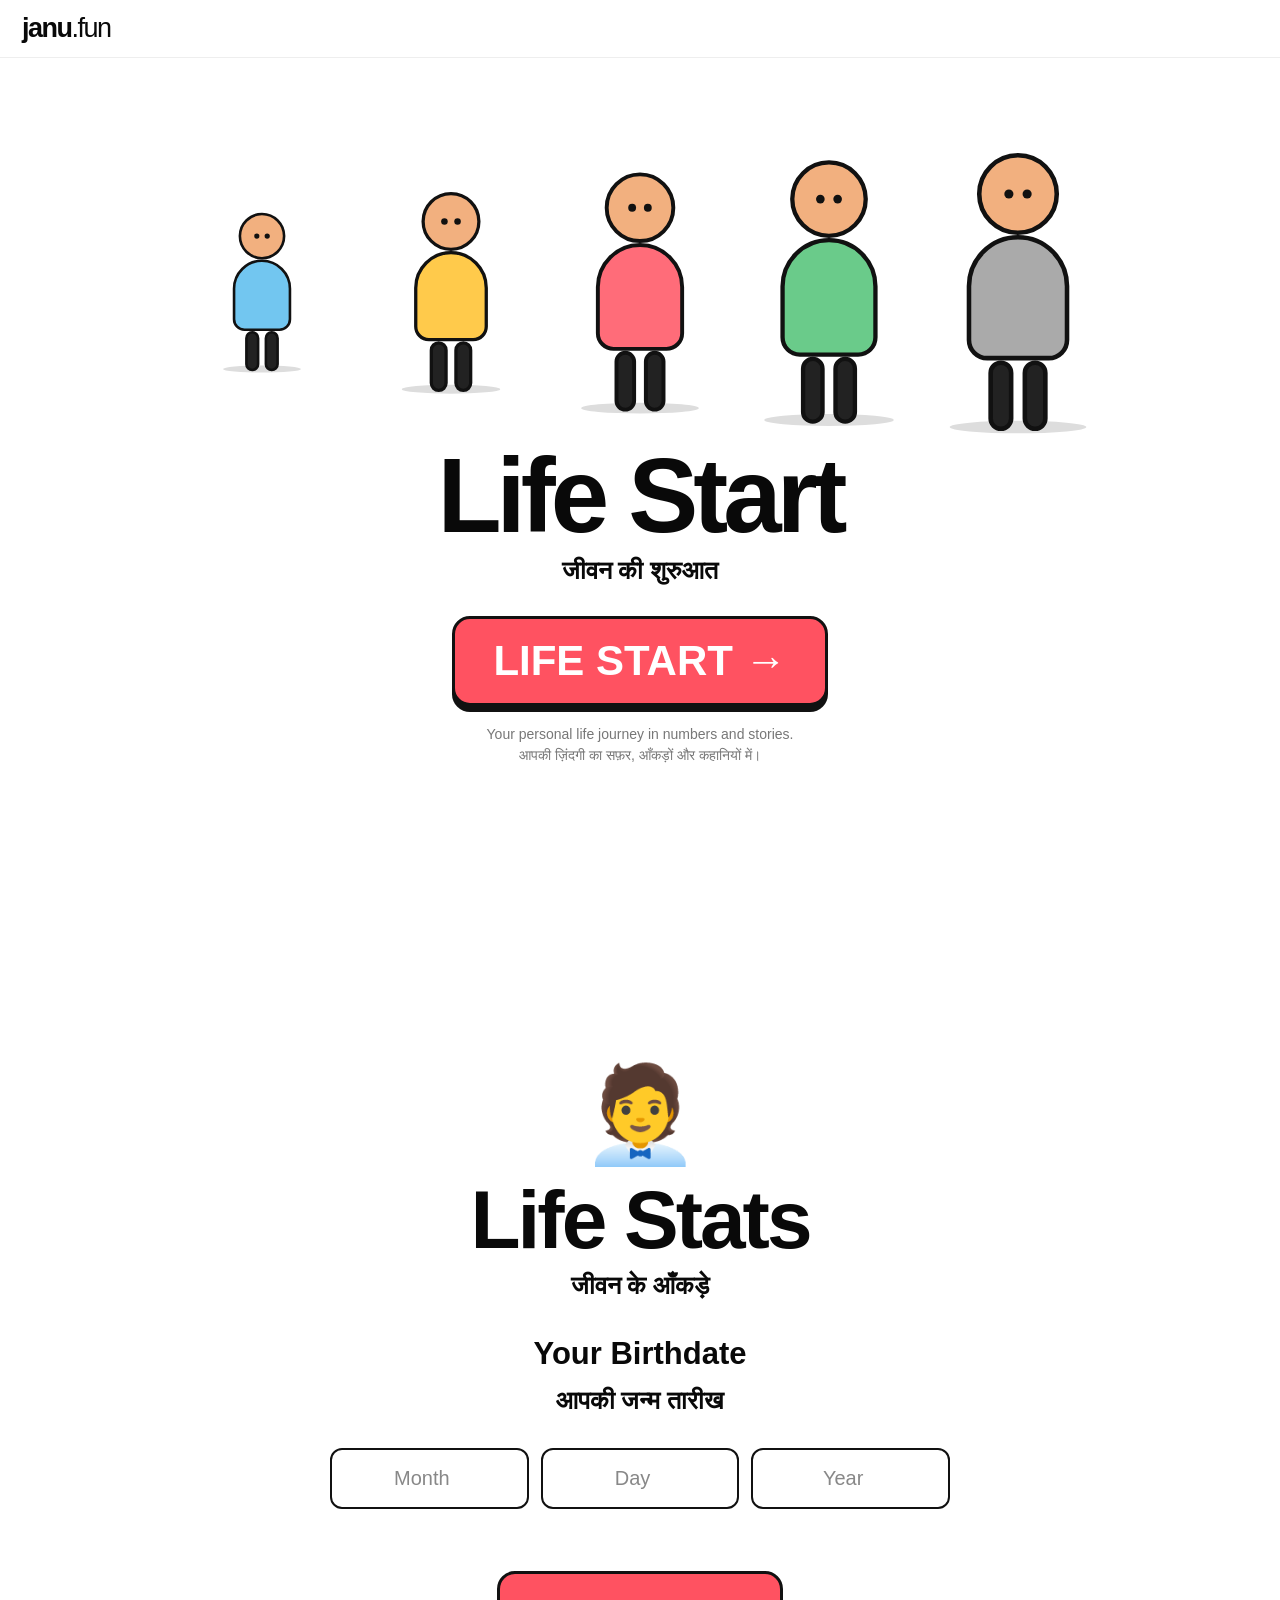
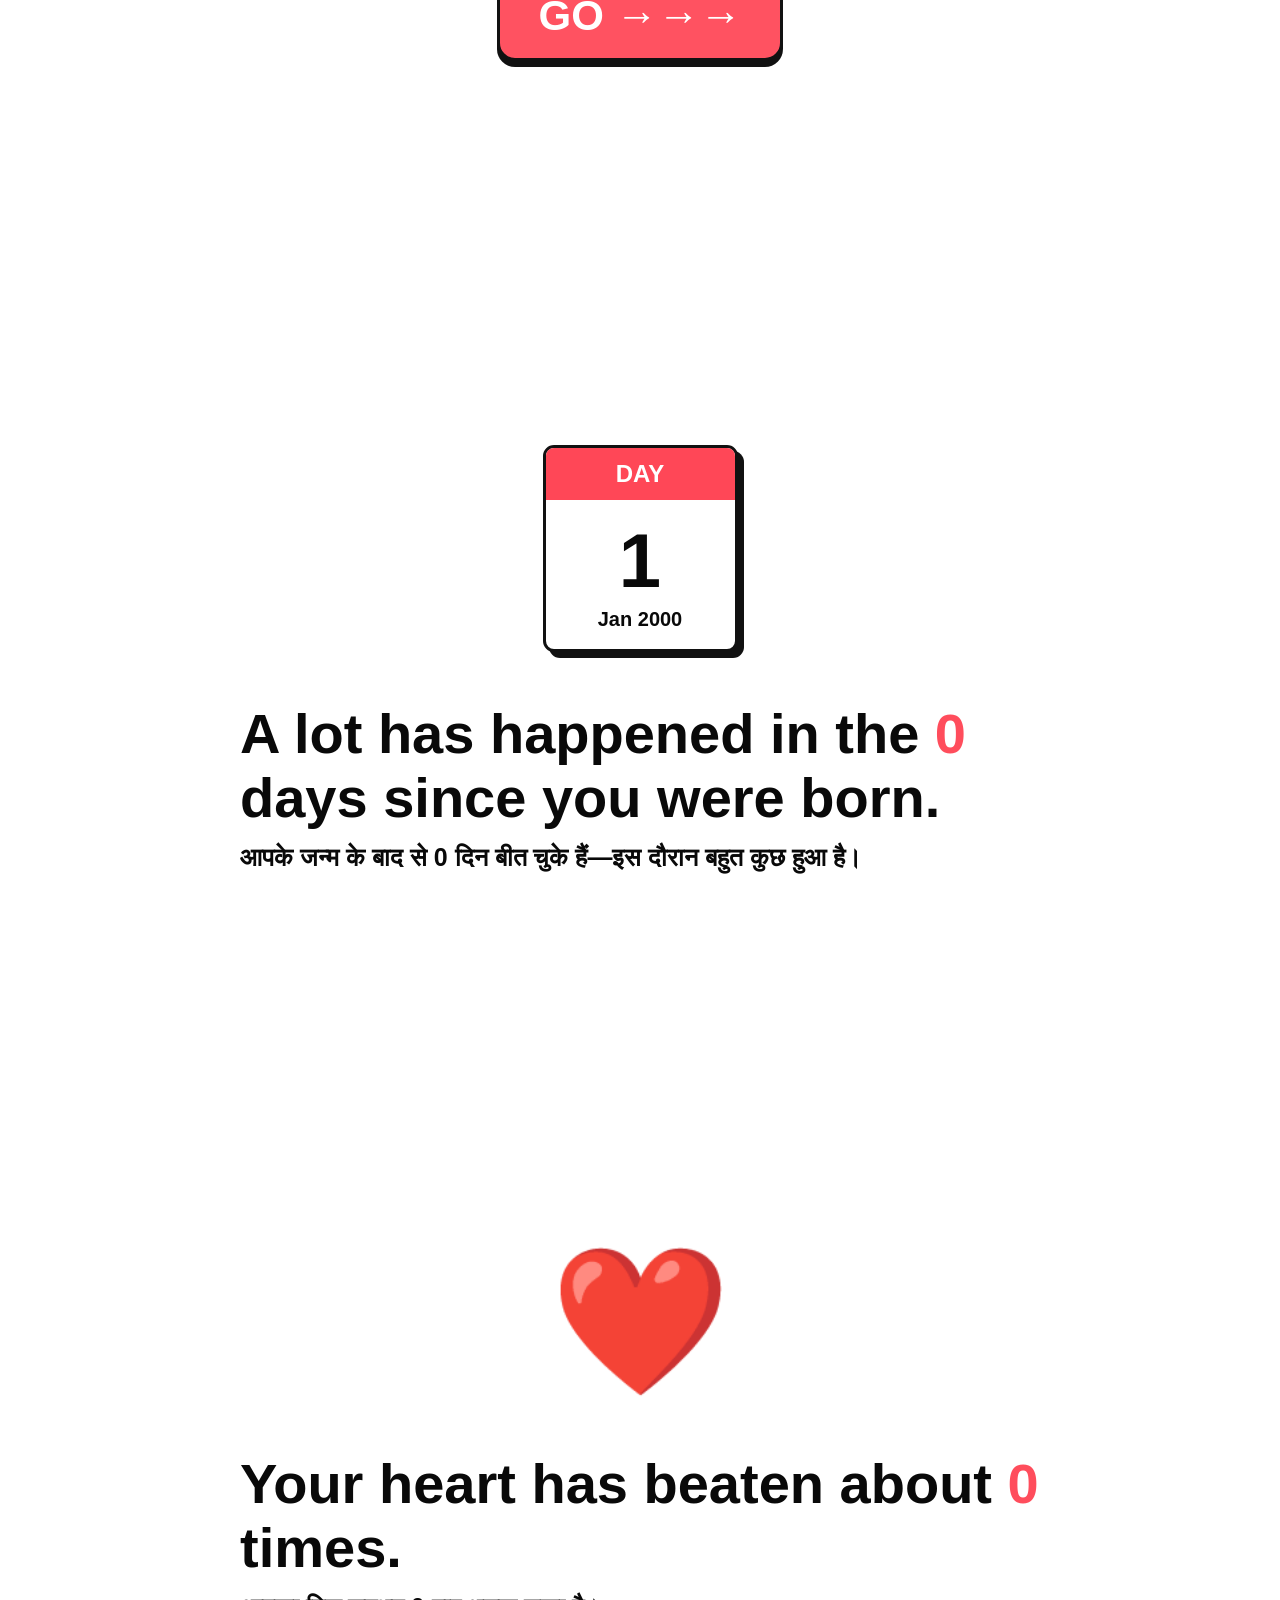
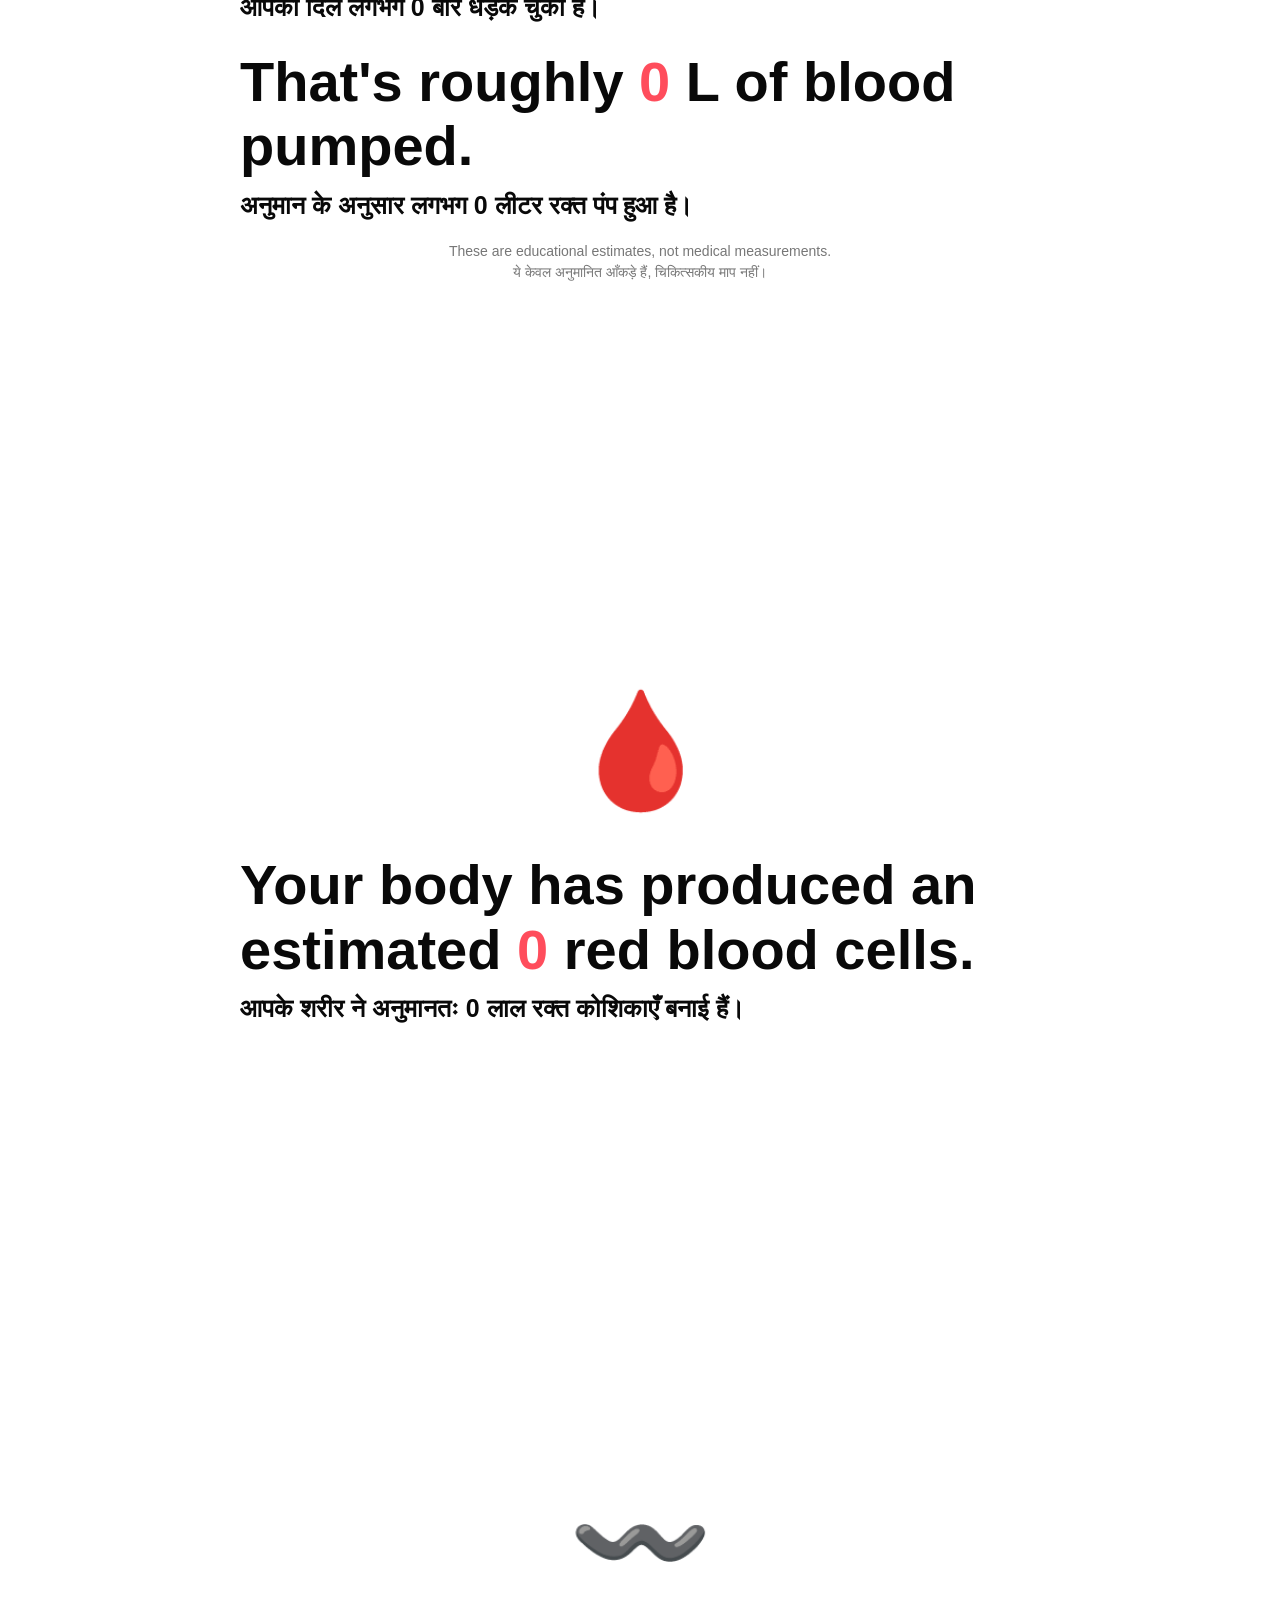
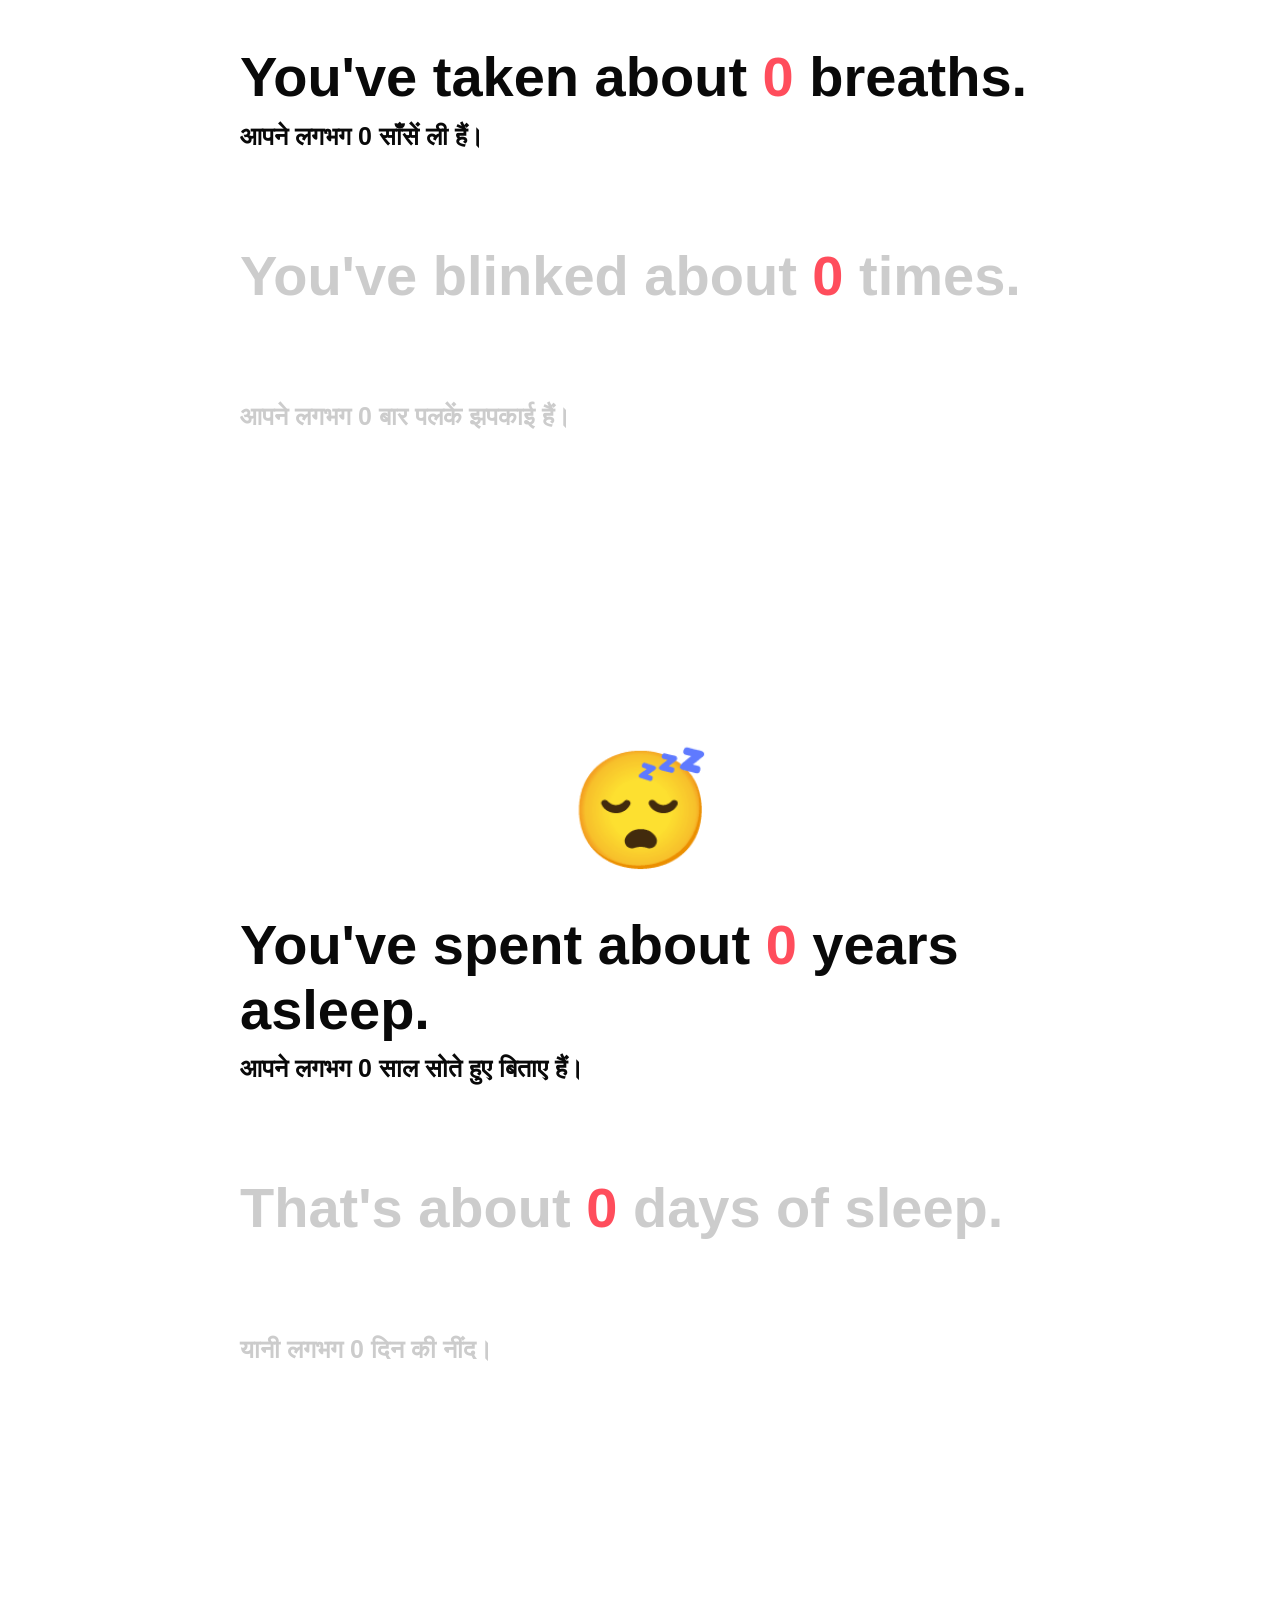
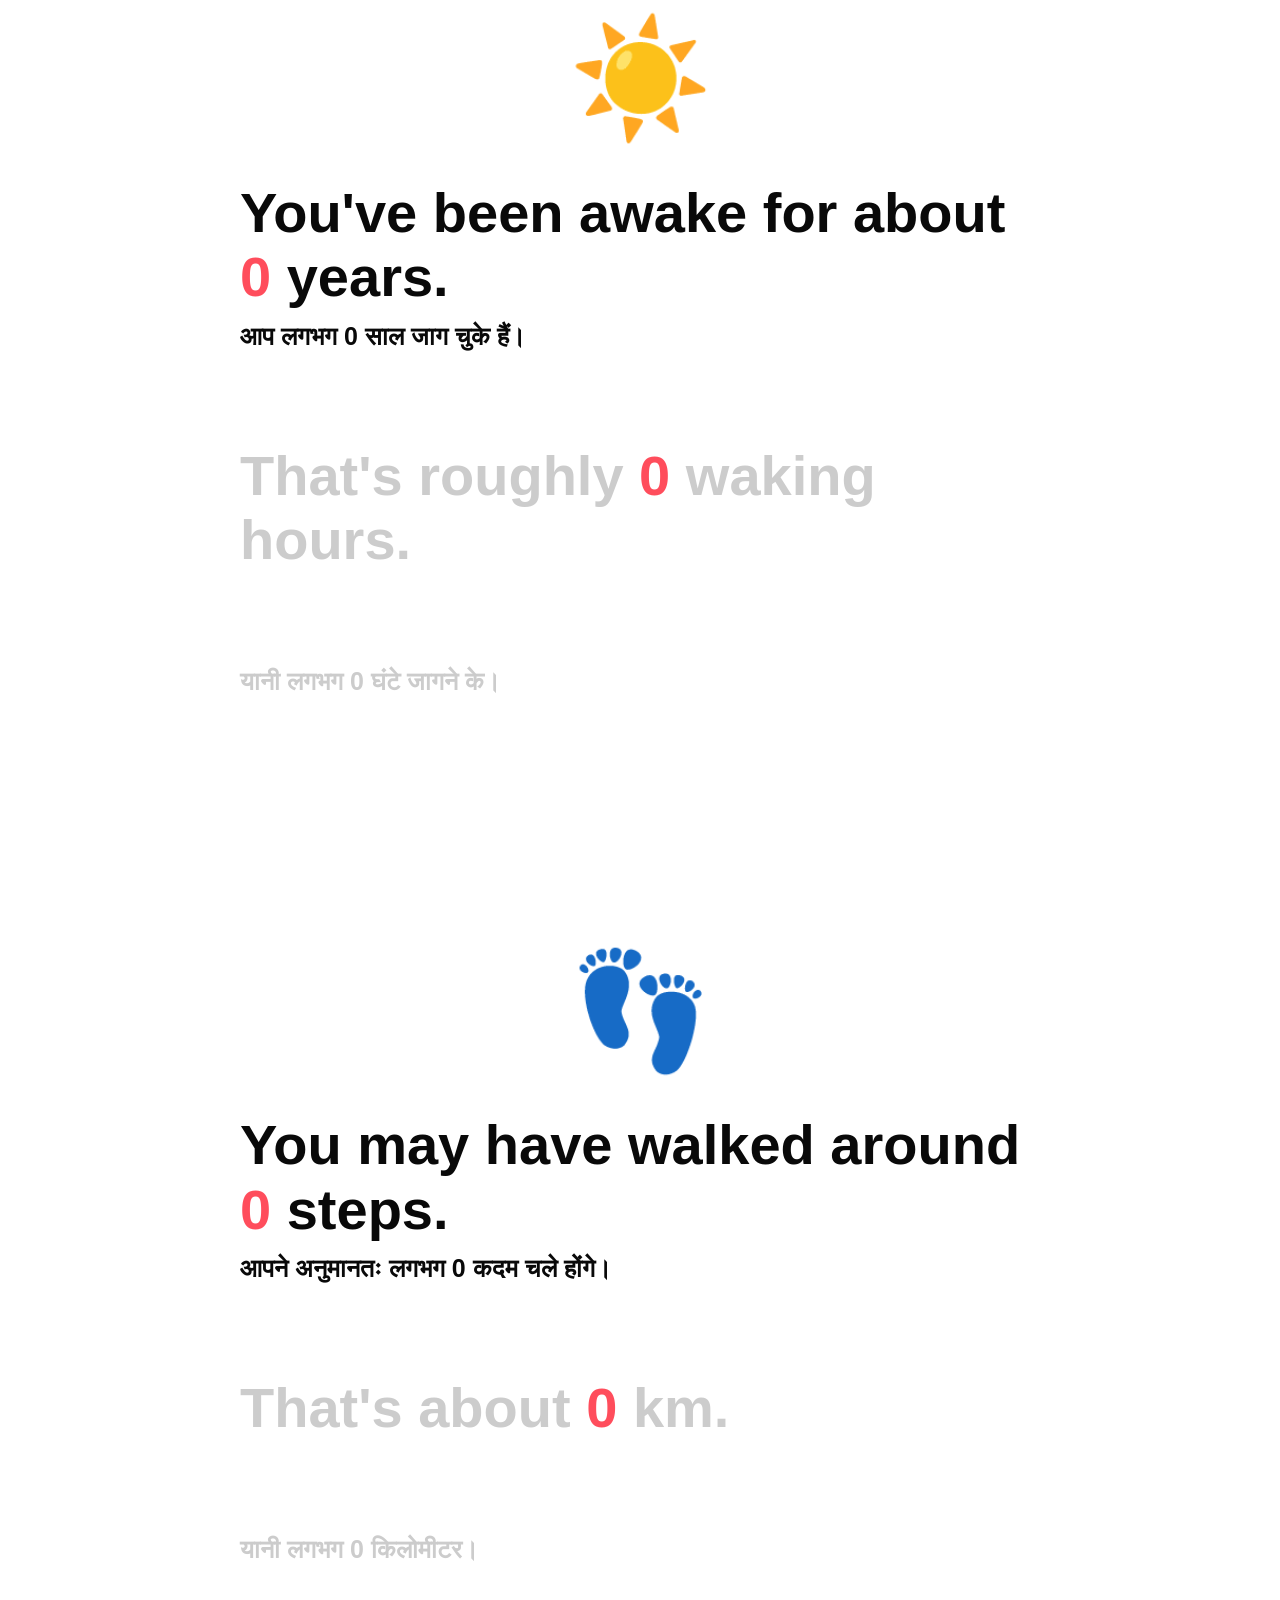
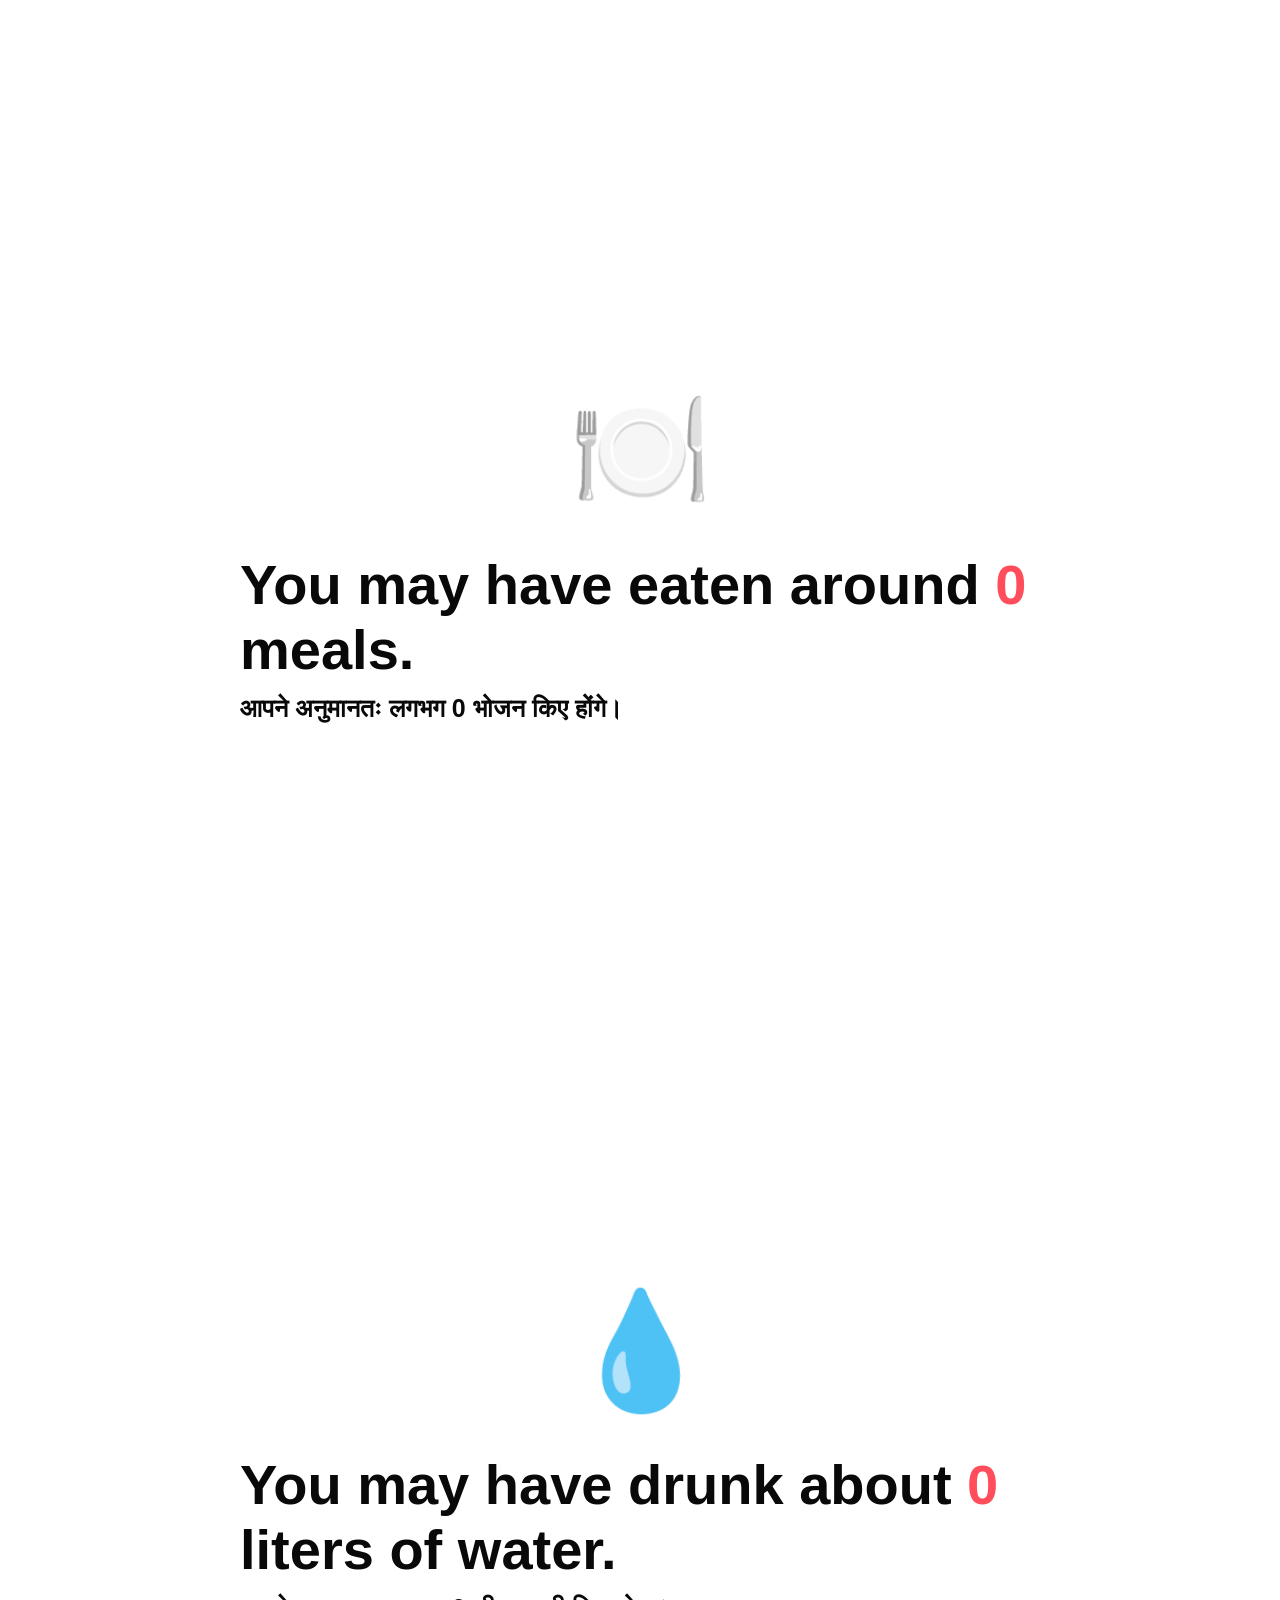
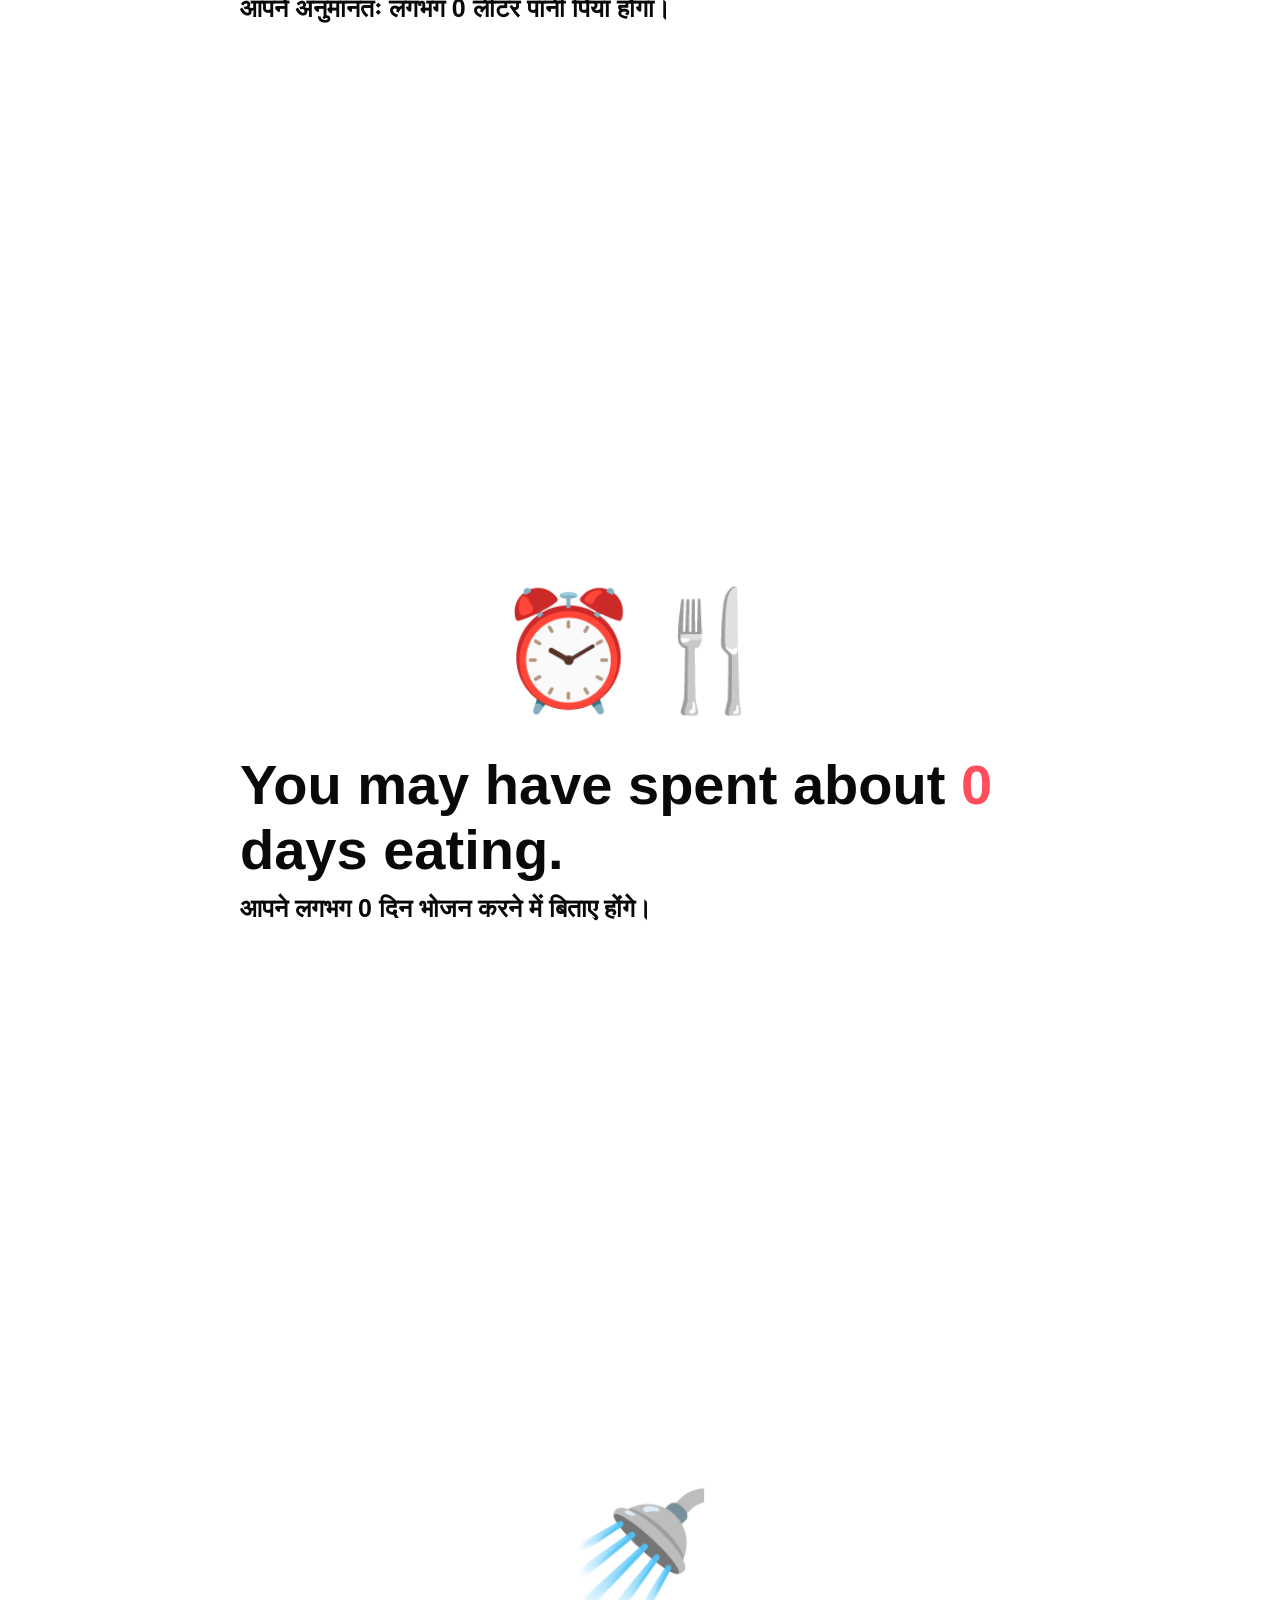
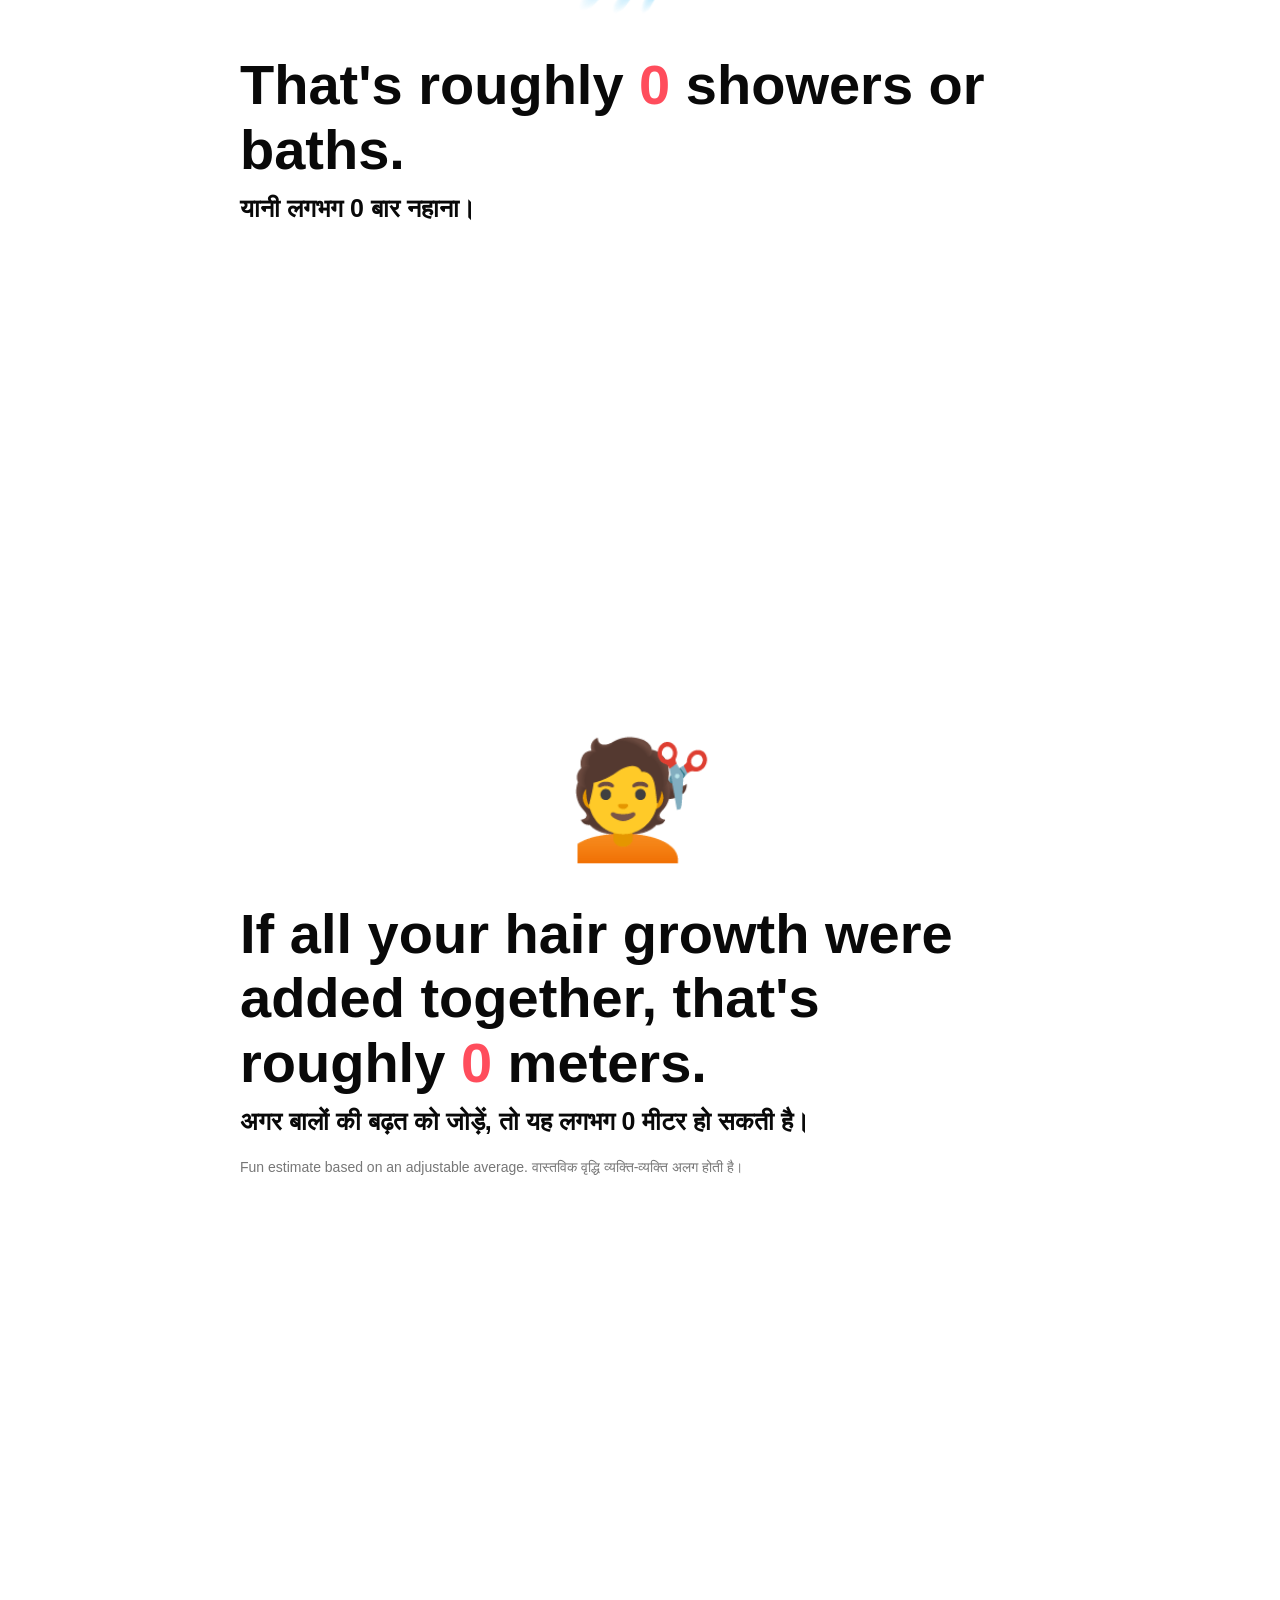
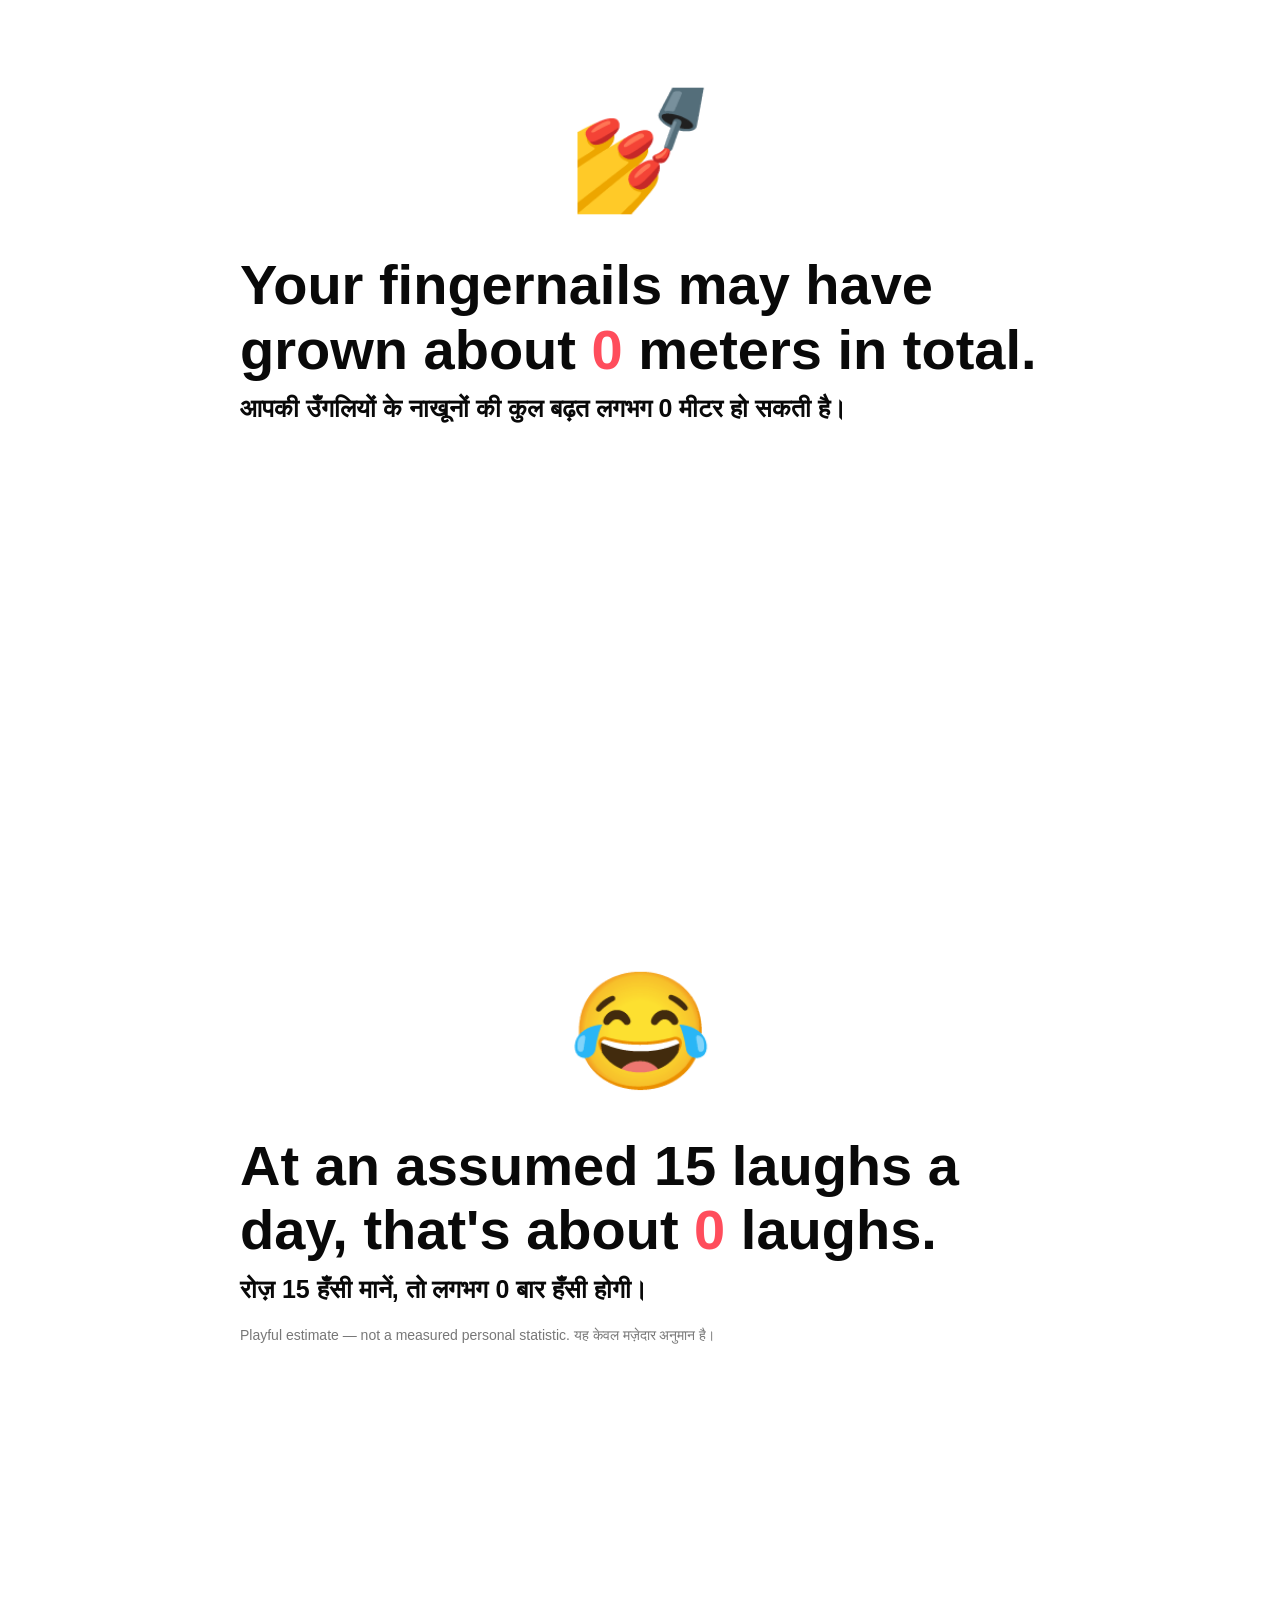
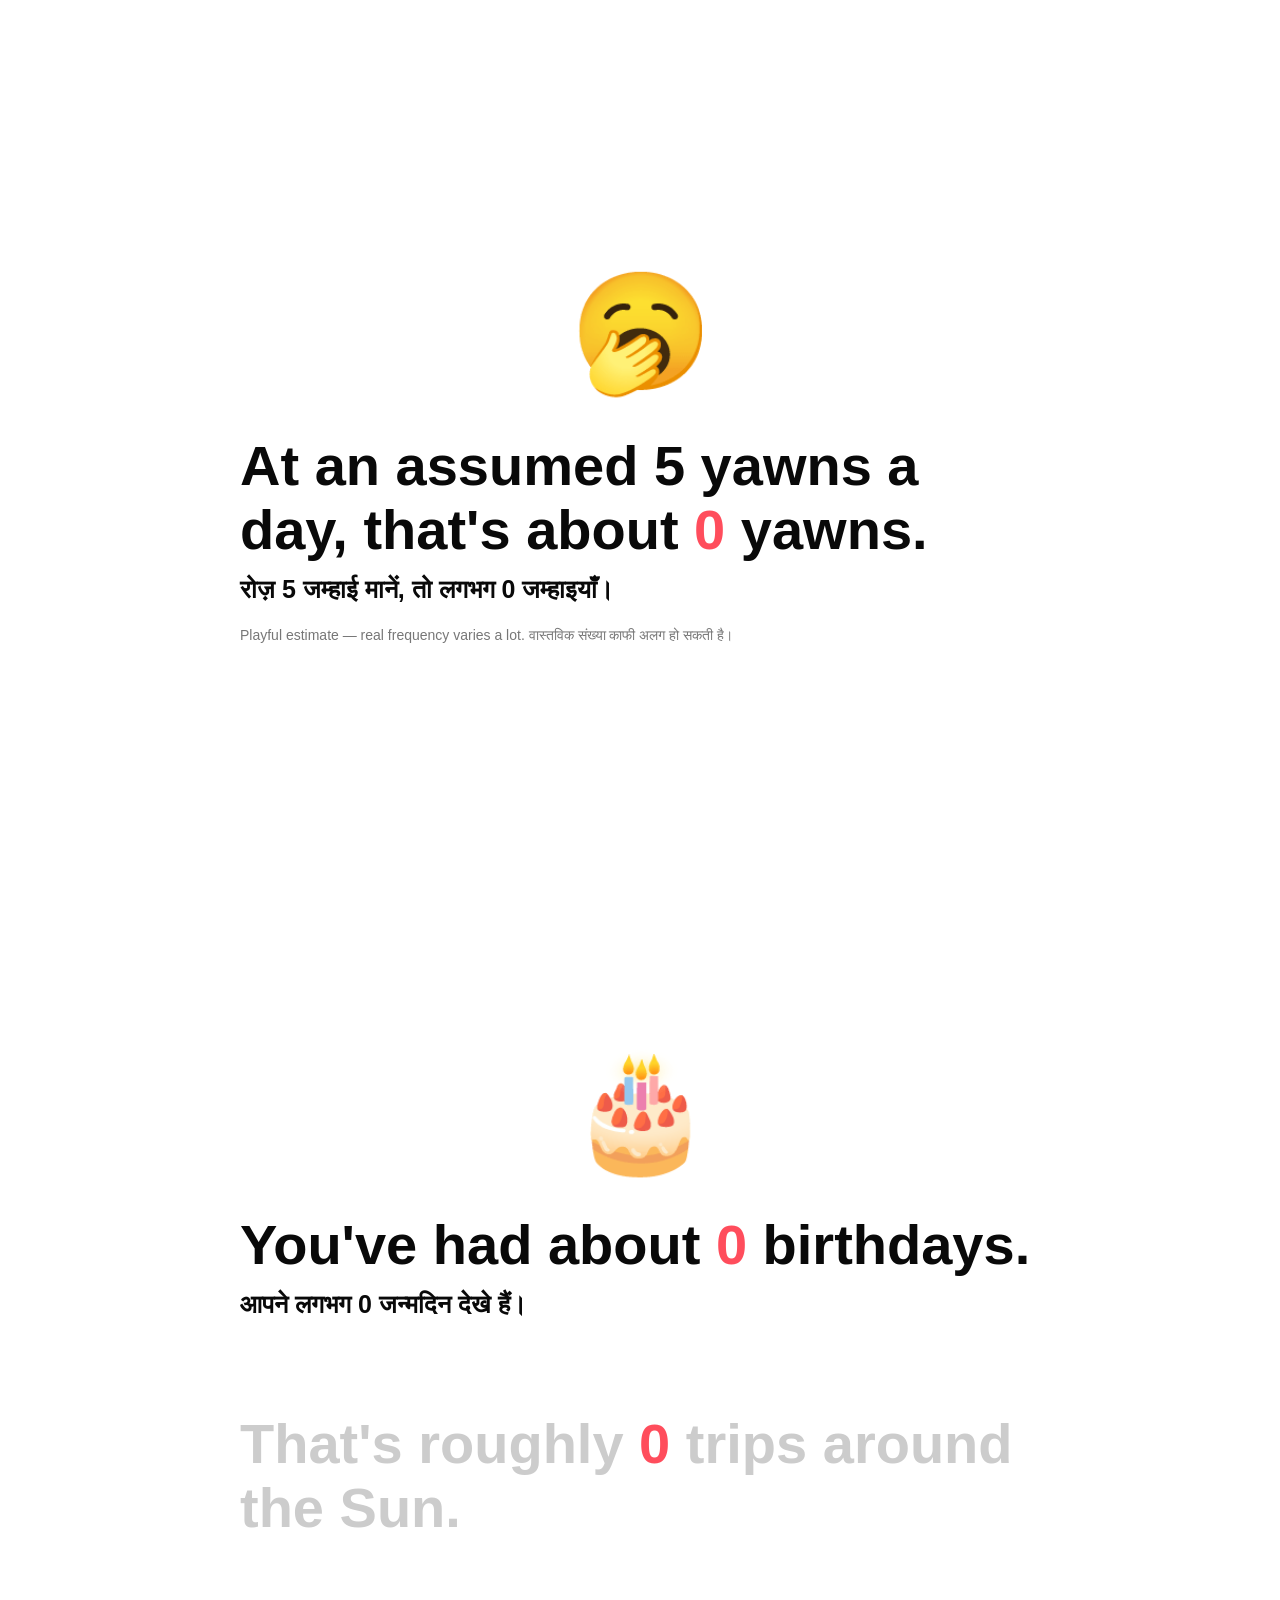
<file: janu_fun_20_life_stats.html>
<!DOCTYPE html>
<html lang="hi">
<head>
  <meta charset="UTF-8">
  <meta name="viewport" content="width=device-width, initial-scale=1.0">

  <!-- Browser title -->
  <title>janu.fun — Life Stats | जीवन के आँकड़े</title>

  <style>
    /* =========================================================
       1. BASIC RESET
       ========================================================= */

    * {
      margin: 0;
      padding: 0;
      box-sizing: border-box;
    }

    html {
      scroll-behavior: smooth;
    }

    body {
      background: #ffffff;
      color: #090909;
      font-family: Arial, Helvetica, sans-serif;
      overflow-x: hidden;
    }

    button,
    input {
      font: inherit;
    }

    /* =========================================================
       2. TOP LOGO
       ========================================================= */

    .topbar {
      position: fixed;
      top: 0;
      left: 0;
      right: 0;
      height: 58px;

      display: flex;
      align-items: center;

      padding: 0 22px;

      background: rgba(255,255,255,0.94);
      backdrop-filter: blur(10px);

      border-bottom: 1px solid #eeeeee;

      z-index: 1000;
    }

    .logo {
      font-size: 27px;
      font-weight: 900;
      letter-spacing: -1.5px;
    }

    .logo span {
      font-weight: 400;
    }

    /* =========================================================
       3. GENERAL SCREEN / STORY SECTION
       ========================================================= */

    .screen {
      min-height: 100vh;

      display: flex;
      flex-direction: column;
      justify-content: center;
      align-items: center;

      text-align: center;

      padding: 90px 22px 70px;

      position: relative;
    }

    h1 {
      font-size: clamp(52px, 12vw, 105px);
      line-height: 0.9;
      letter-spacing: -5px;
    }

    h2 {
      font-size: clamp(45px, 10vw, 82px);
      line-height: 0.95;
      letter-spacing: -3px;
    }

    .english {
      font-size: clamp(20px, 4vw, 31px);
      font-weight: 800;
      line-height: 1.25;
    }

    .hindi {
      font-size: clamp(17px, 3.5vw, 25px);
      font-weight: 700;
      line-height: 1.45;
      margin-top: 8px;
    }

    .note {
      color: #777777;
      font-size: 14px;
      line-height: 1.5;
      margin-top: 18px;
      max-width: 650px;
    }

    /* =========================================================
       4. LIFE START SCREEN
       Baby -> child -> teenager -> adult -> old
       ========================================================= */

    .characters {
      width: min(900px, 100%);
      height: 280px;

      position: relative;

      margin-bottom: 15px;
    }

    .person {
      position: absolute;
      bottom: 20px;

      display: flex;
      flex-direction: column;
      align-items: center;

      transform: translateX(-50%);
    }

    .person::after {
      content: "";

      position: absolute;
      bottom: -2px;

      width: 120px;
      height: 11px;

      background: #dddddd;
      border-radius: 50%;

      z-index: -1;
    }

    .person .head {
      width: 72px;
      height: 72px;

      border-radius: 50%;

      background: #f2b07f;

      border: 4px solid #111;

      position: relative;
    }

    .person .head::before,
    .person .head::after {
      content: "";

      position: absolute;

      width: 8px;
      height: 8px;

      background: #111;

      border-radius: 50%;

      top: 28px;
    }

    .person .head::before {
      left: 20px;
    }

    .person .head::after {
      right: 20px;
    }

    .person .body {
      width: 90px;
      height: 110px;

      background: var(--shirt);

      border: 4px solid #111;

      border-radius: 45px 45px 18px 18px;
    }

    .legs {
      display: flex;
      gap: 8px;
    }

    .leg {
      width: 22px;
      height: 62px;

      background: #222;

      border: 4px solid #111;

      border-radius: 12px;
    }

    .p1 {
      left: 8%;
      --shirt: #72c6f0;
      transform: translateX(-50%) scale(0.65);
    }

    .p2 {
      left: 29%;
      --shirt: #ffca4b;
      transform: translateX(-50%) scale(0.82);
    }

    .p3 {
      left: 50%;
      --shirt: #ff6c79;
      transform: translateX(-50%) scale(0.98);
    }

    .p4 {
      left: 71%;
      --shirt: #6acb8a;
      transform: translateX(-50%) scale(1.08);
    }

    .p5 {
      left: 92%;
      --shirt: #aaaaaa;
      transform: translateX(-50%) scale(1.14);
    }

    /* =========================================================
       5. MAIN BUTTON
       ========================================================= */

    .main-btn {
      border: 3px solid #111111;

      background: #ff5261;
      color: white;

      font-size: clamp(24px, 6vw, 42px);
      font-weight: 900;

      padding: 18px 38px;

      border-radius: 18px;

      cursor: pointer;

      box-shadow: 0 6px 0 #111111;

      transition: transform 0.15s, box-shadow 0.15s;

      margin-top: 28px;
    }

    .main-btn:hover {
      transform: translateY(-2px);
    }

    .main-btn:active {
      transform: translateY(5px);
      box-shadow: 0 1px 0 #111111;
    }

    /* =========================================================
       6. BIRTHDATE SCREEN
       ========================================================= */

    .birth-icon {
      font-size: 95px;
      margin-bottom: 10px;
    }

    .birth-form {
      width: min(620px, 100%);
      margin-top: 30px;
    }

    .birth-fields {
      display: grid;
      grid-template-columns: 1fr 1fr 1fr;
      gap: 12px;
    }

    .birth-fields input {
      width: 100%;

      padding: 17px 10px;

      border: 2px solid #111111;
      border-radius: 12px;

      background: white;

      font-size: 20px;

      text-align: center;
      outline: none;
    }

    .birth-fields input:focus {
      box-shadow: 0 0 0 4px rgba(255,82,97,0.18);
    }

    .birth-fields input::placeholder {
      color: #888888;
    }

    .error {
      min-height: 24px;

      margin-top: 10px;

      color: #e53935;

      font-size: 15px;
      font-weight: 700;
    }

    /* =========================================================
       7. CALENDAR
       ========================================================= */

    .calendar {
      width: 195px;

      background: white;

      border: 3px solid #111111;
      border-radius: 11px;

      overflow: hidden;

      box-shadow: 6px 6px 0 #111111;

      margin-bottom: 50px;
    }

    .calendar-header {
      background: #ff4757;
      color: white;

      font-size: 24px;
      font-weight: 900;

      padding: 12px;
    }

    .calendar-day {
      font-size: 76px;
      font-weight: 900;

      padding: 17px 0 4px;
    }

    .calendar-date {
      font-size: 20px;
      font-weight: 800;

      padding-bottom: 18px;
    }

    /* =========================================================
       8. TEXT STAT
       ========================================================= */

    .stat-content {
      width: min(800px, 100%);
      text-align: left;
    }

    .big-stat {
      font-size: clamp(30px, 7vw, 56px);
      font-weight: 900;

      line-height: 1.15;
    }

    .big-stat span {
      color: #ff4d5c;
    }

    .heart {
      font-size: 145px;

      margin-bottom: 45px;

      animation: heartbeat 1s infinite;
    }

    @keyframes heartbeat {
      0%,
      100% {
        transform: scale(1);
      }

      15% {
        transform: scale(1.13);
      }

      30% {
        transform: scale(1);
      }
    }

    .blood-icon {
      font-size: 115px;
      margin-bottom: 45px;
    }

    .fade-stat {
      color: #cccccc;
      margin-top: 90px;
    }

    /* =========================================================
       9. WEEKS GRID
       ========================================================= */

    .weeks-wrap {
      width: min(900px, 100%);
      margin-top: 30px;
    }

    .weeks-grid {
      display: grid;

      grid-template-columns: repeat(52, 1fr);

      gap: 3px;
    }

    .week {
      aspect-ratio: 1;

      background: #dddddd;

      border-radius: 2px;
    }

    .week.past {
      background: #ff5261;
    }

    .week-legend {
      margin-top: 15px;

      color: #777777;

      font-size: 14px;
    }

    /* =========================================================
       10. FOOTER
       ========================================================= */

    footer {
      padding: 60px 20px;

      text-align: center;

      border-top: 1px solid #eeeeee;
    }


    /* =========================================================
       LIFE-STATS STORY SECTIONS
       ========================================================= */

    .life-stat-section {
      scroll-snap-align: start;
    }

    .story-icon {
      font-size: 115px;
      line-height: 1;
      margin-bottom: 45px;
      user-select: none;
      animation: storyFloat 3s ease-in-out infinite;
    }

    .life-stat-section .stat-content {
      animation: storyRise 0.7s ease both;
    }

    @keyframes storyFloat {
      0%, 100% {
        transform: translateY(0);
      }
      50% {
        transform: translateY(-12px);
      }
    }

    @keyframes storyRise {
      from {
        opacity: 0;
        transform: translateY(25px);
      }
      to {
        opacity: 1;
        transform: translateY(0);
      }
    }

    /* =========================================================
       11. MOBILE
       ========================================================= */

    @media (max-width: 600px) {

      .topbar {
        height: 52px;
        padding: 0 17px;
      }

      .logo {
        font-size: 24px;
      }

      .screen {
        padding-left: 18px;
        padding-right: 18px;
      }

      .characters {
        height: 215px;
      }

      .person .head {
        width: 52px;
        height: 52px;
      }

      .person .body {
        width: 65px;
        height: 82px;
      }

      .person .leg {
        width: 17px;
        height: 43px;
      }

      .person::after {
        width: 85px;
      }

      .birth-fields {
        gap: 7px;
      }

      .birth-fields input {
        padding: 15px 5px;
        font-size: 16px;
      }

      .weeks-grid {
        grid-template-columns: repeat(26, 1fr);
        gap: 3px;
      }

      .calendar {
        width: 175px;
      }
    }
  </style>
</head>

<body>

  <!-- =======================================================
       FIXED LOGO
       ======================================================= -->

  <header class="topbar">
    <div class="logo">janu<span>.fun</span></div>
  </header>


  <!-- =======================================================
       SCREEN 1
       LIFE START
       ======================================================= -->

  <section class="screen" id="lifeStart">

    <!-- Cartoon life journey -->
    <div class="characters">

      <div class="person p1">
        <div class="head"></div>
        <div class="body"></div>
        <div class="legs">
          <div class="leg"></div>
          <div class="leg"></div>
        </div>
      </div>

      <div class="person p2">
        <div class="head"></div>
        <div class="body"></div>
        <div class="legs">
          <div class="leg"></div>
          <div class="leg"></div>
        </div>
      </div>

      <div class="person p3">
        <div class="head"></div>
        <div class="body"></div>
        <div class="legs">
          <div class="leg"></div>
          <div class="leg"></div>
        </div>
      </div>

      <div class="person p4">
        <div class="head"></div>
        <div class="body"></div>
        <div class="legs">
          <div class="leg"></div>
          <div class="leg"></div>
        </div>
      </div>

      <div class="person p5">
        <div class="head"></div>
        <div class="body"></div>
        <div class="legs">
          <div class="leg"></div>
          <div class="leg"></div>
        </div>
      </div>

    </div>

    <h1>Life Start</h1>

    <div class="hindi">
      जीवन की शुरुआत
    </div>

    <button
      class="main-btn"
      onclick="goToBirth()">
      LIFE START →
    </button>

    <p class="note">
      Your personal life journey in numbers and stories.<br>
      आपकी ज़िंदगी का सफ़र, आँकड़ों और कहानियों में।
    </p>

  </section>


  <!-- =======================================================
       SCREEN 2
       BIRTHDATE INPUT
       ======================================================= -->

  <section class="screen" id="birthScreen">

    <div class="birth-icon">
      🧑‍💼
    </div>

    <h2>
      Life Stats
    </h2>

    <div class="hindi">
      जीवन के आँकड़े
    </div>

    <p
      class="english"
      style="margin-top:32px">
      Your Birthdate
    </p>

    <p class="hindi">
      आपकी जन्म तारीख
    </p>

    <div class="birth-form">

      <div class="birth-fields">

        <input
          id="month"
          type="number"
          min="1"
          max="12"
          placeholder="Month">

        <input
          id="day"
          type="number"
          min="1"
          max="31"
          placeholder="Day">

        <input
          id="year"
          type="number"
          min="1900"
          max="2026"
          placeholder="Year">

      </div>

      <div
        id="error"
        class="error">
      </div>

      <button
        class="main-btn"
        onclick="startLifeStats()">
        GO →→→
      </button>

    </div>

  </section>


  <!-- =======================================================
       SCREEN 3
       BIRTH DATE + DAYS
       ======================================================= -->

  <section class="screen" id="daysScreen">

    <div class="calendar">

      <div
        id="weekday"
        class="calendar-header">
        DAY
      </div>

      <div
        id="calendarDay"
        class="calendar-day">
        1
      </div>

      <div
        id="calendarDate"
        class="calendar-date">
        Jan 2000
      </div>

    </div>

    <div class="stat-content">

      <div class="big-stat">

        A lot has happened in the

        <span id="daysLived">
          0
        </span>

        days since you were born.

      </div>

      <div class="hindi">

        आपके जन्म के बाद से

        <span id="daysLivedHindi">
          0
        </span>

        दिन बीत चुके हैं—इस दौरान बहुत कुछ हुआ है।

      </div>

    </div>

  </section>


  <!-- =======================================================
       SCREEN 4
       HEART
       ======================================================= -->

  <section class="screen">

    <div class="heart">
      ❤️
    </div>

    <div class="stat-content">

      <div class="big-stat">

        Your heart has beaten about

        <span id="heartbeats">
          0
        </span>

        times.

      </div>

      <div class="hindi">

        आपका दिल लगभग

        <span id="heartbeatsHindi">
          0
        </span>

        बार धड़क चुका है।

      </div>

      <div
        class="big-stat"
        style="margin-top:25px">

        That's roughly

        <span id="bloodLiters">
          0
        </span>

        L of blood pumped.

      </div>

      <div class="hindi">

        अनुमान के अनुसार लगभग

        <span id="bloodLitersHindi">
          0
        </span>

        लीटर रक्त पंप हुआ है।

      </div>

    </div>

    <p class="note">

      These are educational estimates, not medical measurements.<br>

      ये केवल अनुमानित आँकड़े हैं, चिकित्सकीय माप नहीं।

    </p>

  </section>



  <!-- =======================================================
       20-LIFE-STATS STORY
       ======================================================= -->

  <!-- 05: RED BLOOD CELLS -->
  <section class="screen life-stat-section">
    <div class="story-icon">🩸</div>
    <div class="stat-content">
      <div class="big-stat">
        Your body has produced an estimated
        <span id="redCells">0</span>
        red blood cells.
      </div>
      <div class="hindi">
        आपके शरीर ने अनुमानतः
        <span id="redCellsHindi">0</span>
        लाल रक्त कोशिकाएँ बनाई हैं।
      </div>
    </div>
  </section>

  <!-- 06: BREATHS + BLINKS -->
  <section class="screen life-stat-section">
    <div class="story-icon">〰️</div>
    <div class="stat-content">
      <div class="big-stat">
        You've taken about
        <span id="breaths">0</span>
        breaths.
      </div>
      <div class="hindi">
        आपने लगभग
        <span id="breathsHindi">0</span>
        साँसें ली हैं।
      </div>

      <div class="big-stat fade-stat">
        You've blinked about
        <span id="blinks">0</span>
        times.
      </div>
      <div class="hindi fade-stat">
        आपने लगभग
        <span id="blinksHindi">0</span>
        बार पलकें झपकाई हैं।
      </div>
    </div>
  </section>

  <!-- 07: SLEEP -->
  <section class="screen life-stat-section">
    <div class="story-icon">😴</div>
    <div class="stat-content">
      <div class="big-stat">
        You've spent about
        <span id="sleepYears">0</span>
        years asleep.
      </div>
      <div class="hindi">
        आपने लगभग
        <span id="sleepYearsHindi">0</span>
        साल सोते हुए बिताए हैं।
      </div>

      <div class="big-stat fade-stat">
        That's about
        <span id="sleepDays">0</span>
        days of sleep.
      </div>
      <div class="hindi fade-stat">
        यानी लगभग
        <span id="sleepDaysHindi">0</span>
        दिन की नींद।
      </div>
    </div>
  </section>

  <!-- 08: AWAKE -->
  <section class="screen life-stat-section">
    <div class="story-icon">☀️</div>
    <div class="stat-content">
      <div class="big-stat">
        You've been awake for about
        <span id="awakeYears">0</span>
        years.
      </div>
      <div class="hindi">
        आप लगभग
        <span id="awakeYearsHindi">0</span>
        साल जाग चुके हैं।
      </div>

      <div class="big-stat fade-stat">
        That's roughly
        <span id="awakeHours">0</span>
        waking hours.
      </div>
      <div class="hindi fade-stat">
        यानी लगभग
        <span id="awakeHoursHindi">0</span>
        घंटे जागने के।
      </div>
    </div>
  </section>

  <!-- 09: WALKING -->
  <section class="screen life-stat-section">
    <div class="story-icon">👣</div>
    <div class="stat-content">
      <div class="big-stat">
        You may have walked around
        <span id="steps">0</span>
        steps.
      </div>
      <div class="hindi">
        आपने अनुमानतः लगभग
        <span id="stepsHindi">0</span>
        कदम चले होंगे।
      </div>

      <div class="big-stat fade-stat">
        That's about
        <span id="walkKm">0</span>
        km.
      </div>
      <div class="hindi fade-stat">
        यानी लगभग
        <span id="walkKmHindi">0</span>
        किलोमीटर।
      </div>
    </div>
  </section>

  <!-- 10: MEALS -->
  <section class="screen life-stat-section">
    <div class="story-icon">🍽️</div>
    <div class="stat-content">
      <div class="big-stat">
        You may have eaten around
        <span id="meals">0</span>
        meals.
      </div>
      <div class="hindi">
        आपने अनुमानतः लगभग
        <span id="mealsHindi">0</span>
        भोजन किए होंगे।
      </div>
    </div>
  </section>

  <!-- 11: WATER -->
  <section class="screen life-stat-section">
    <div class="story-icon">💧</div>
    <div class="stat-content">
      <div class="big-stat">
        You may have drunk about
        <span id="waterLiters">0</span>
        liters of water.
      </div>
      <div class="hindi">
        आपने अनुमानतः लगभग
        <span id="waterLitersHindi">0</span>
        लीटर पानी पिया होगा।
      </div>
    </div>
  </section>

  <!-- 12: EATING TIME -->
  <section class="screen life-stat-section">
    <div class="story-icon">⏰🍴</div>
    <div class="stat-content">
      <div class="big-stat">
        You may have spent about
        <span id="eatingDays">0</span>
        days eating.
      </div>
      <div class="hindi">
        आपने लगभग
        <span id="eatingDaysHindi">0</span>
        दिन भोजन करने में बिताए होंगे।
      </div>
    </div>
  </section>

  <!-- 13: SHOWERS -->
  <section class="screen life-stat-section">
    <div class="story-icon">🚿</div>
    <div class="stat-content">
      <div class="big-stat">
        That's roughly
        <span id="showers">0</span>
        showers or baths.
      </div>
      <div class="hindi">
        यानी लगभग
        <span id="showersHindi">0</span>
        बार नहाना।
      </div>
    </div>
  </section>

  <!-- 14: HAIR -->
  <section class="screen life-stat-section">
    <div class="story-icon">💇</div>
    <div class="stat-content">
      <div class="big-stat">
        If all your hair growth were added together,
        that's roughly
        <span id="hairMeters">0</span>
        meters.
      </div>
      <div class="hindi">
        अगर बालों की बढ़त को जोड़ें, तो यह लगभग
        <span id="hairMetersHindi">0</span>
        मीटर हो सकती है।
      </div>
      <p class="note">
        Fun estimate based on an adjustable average.
        वास्तविक वृद्धि व्यक्ति-व्यक्ति अलग होती है।
      </p>
    </div>
  </section>

  <!-- 15: NAILS -->
  <section class="screen life-stat-section">
    <div class="story-icon">💅</div>
    <div class="stat-content">
      <div class="big-stat">
        Your fingernails may have grown about
        <span id="nailsMeters">0</span>
        meters in total.
      </div>
      <div class="hindi">
        आपकी उँगलियों के नाखूनों की कुल बढ़त लगभग
        <span id="nailsMetersHindi">0</span>
        मीटर हो सकती है।
      </div>
    </div>
  </section>

  <!-- 16: LAUGHTER -->
  <section class="screen life-stat-section">
    <div class="story-icon">😂</div>
    <div class="stat-content">
      <div class="big-stat">
        At an assumed 15 laughs a day,
        that's about
        <span id="laughs">0</span>
        laughs.
      </div>
      <div class="hindi">
        रोज़ 15 हँसी मानें, तो लगभग
        <span id="laughsHindi">0</span>
        बार हँसी होगी।
      </div>
      <p class="note">
        Playful estimate — not a measured personal statistic.
        यह केवल मज़ेदार अनुमान है।
      </p>
    </div>
  </section>

  <!-- 17: YAWS -->
  <section class="screen life-stat-section">
    <div class="story-icon">🥱</div>
    <div class="stat-content">
      <div class="big-stat">
        At an assumed 5 yawns a day,
        that's about
        <span id="yawns">0</span>
        yawns.
      </div>
      <div class="hindi">
        रोज़ 5 जम्हाई मानें, तो लगभग
        <span id="yawnsHindi">0</span>
        जम्हाइयाँ।
      </div>
      <p class="note">
        Playful estimate — real frequency varies a lot.
        वास्तविक संख्या काफी अलग हो सकती है।
      </p>
    </div>
  </section>

  <!-- 18: BIRTHDAYS -->
  <section class="screen life-stat-section">
    <div class="story-icon">🎂</div>
    <div class="stat-content">
      <div class="big-stat">
        You've had about
        <span id="birthdays">0</span>
        birthdays.
      </div>
      <div class="hindi">
        आपने लगभग
        <span id="birthdaysHindi">0</span>
        जन्मदिन देखे हैं।
      </div>

      <div class="big-stat fade-stat">
        That's roughly
        <span id="sunTrips">0</span>
        trips around the Sun.
      </div>
      <div class="hindi fade-stat">
        यानी सूर्य के चारों ओर लगभग
        <span id="sunTripsHindi">0</span>
        चक्कर।
      </div>
    </div>
  </section>

  <!-- 19: MONTHS + WEEKS -->
  <section class="screen life-stat-section">
    <div class="story-icon">📅</div>
    <div class="stat-content">
      <div class="big-stat">
        You've lived through about
        <span id="monthsLived">0</span>
        months.
      </div>
      <div class="hindi">
        आपने लगभग
        <span id="monthsLivedHindi">0</span>
        महीने जिए हैं।
      </div>

      <div class="big-stat fade-stat">
        That's around
        <span id="weeksLived">0</span>
        weeks.
      </div>
      <div class="hindi fade-stat">
        यानी लगभग
        <span id="weeksLivedHindi">0</span>
        सप्ताह।
      </div>
    </div>
  </section>

  <!-- 20: FINAL SUMMARY -->
  <section class="screen life-stat-section">
    <div class="story-icon">🌎</div>
    <div class="stat-content">
      <div class="big-stat">
        So far, you've been here for about
        <span id="yearsExact">0</span>
        years.
      </div>
      <div class="hindi">
        अब तक आप इस दुनिया में लगभग
        <span id="yearsExactHindi">0</span>
        साल से हैं।
      </div>

      <div class="big-stat fade-stat">
        And your story is still being written.
      </div>
      <div class="hindi fade-stat">
        और आपकी कहानी अभी भी लिखी जा रही है।
      </div>
    </div>
  </section>

  <!-- =======================================================
       SCREEN 6
       WEEKS GRID
       ======================================================= -->

  <section class="screen">

    <h2>
      Your Weeks
    </h2>

    <div class="hindi">
      आपके जीवन के सप्ताह
    </div>

    <p
      class="english"
      style="margin-top:25px">
      One square = one week
    </p>

    <p class="hindi">
      एक बॉक्स = एक सप्ताह
    </p>

    <div class="weeks-wrap">

      <div
        id="weeksGrid"
        class="weeks-grid">
      </div>

      <div class="week-legend">

        Red = weeks already lived ·
        लाल = बीते हुए सप्ताह

      </div>

    </div>

  </section>


  <!-- =======================================================
       FOOTER
       ======================================================= -->

  <footer>

    <div class="logo">
      janu.fun
    </div>

    <p style="margin-top:10px;color:#777">

      Life Stats · जीवन के आँकड़े

    </p>

  </footer>


  <script>

    /* ========================================================
       GLOBAL VARIABLES
       ======================================================== */

    let birthDate = null;


    /* ========================================================
       NUMBER FORMATTER
       ======================================================== */

    function formatNumber(number) {

      return Math.round(number).toLocaleString("en-IN");

    }


    /* ========================================================
       SCREEN 1 -> SCREEN 2
       ======================================================== */

    function goToBirth() {

      document
        .getElementById("birthScreen")
        .scrollIntoView({
          behavior: "smooth"
        });

    }


    /* ========================================================
       START LIFE STATS
       ======================================================== */

    function startLifeStats() {

      const month =
        Number(
          document.getElementById("month").value
        );

      const day =
        Number(
          document.getElementById("day").value
        );

      const year =
        Number(
          document.getElementById("year").value
        );

      const error =
        document.getElementById("error");

      const today =
        new Date();


      /* Empty input */

      if (!month || !day || !year) {

        error.textContent =
          "Please enter Month, Day and Year. / कृपया महीना, दिन और वर्ष भरें।";

        return;

      }


      /* Create date */

      const date =
        new Date(
          year,
          month - 1,
          day
        );


      /* Invalid date */

      if (
        date.getFullYear() !== year ||
        date.getMonth() !== month - 1 ||
        date.getDate() !== day
      ) {

        error.textContent =
          "Please enter a valid date. / कृपया सही तारीख डालें।";

        return;

      }


      /* Future date */

      if (date > today) {

        error.textContent =
          "Birthdate cannot be in the future. / जन्म तारीख भविष्य की नहीं हो सकती।";

        return;

      }


      /* Save DOB */

      birthDate = date;

      error.textContent = "";


      /* Update all statistics */

      updateLifeStats();


      /* Scroll to next story */

      document
        .getElementById("daysScreen")
        .scrollIntoView({
          behavior: "smooth"
        });

    }



    /* ========================================================
       CALCULATE + DISPLAY LIFE STATS
       ======================================================== */

    function updateLifeStats() {

      if (!birthDate) return;

      const now = new Date();

      const difference =
        now.getTime() -
        birthDate.getTime();

      const seconds =
        difference / 1000;

      const totalMinutes =
        seconds / 60;

      const totalHours =
        seconds / 3600;

      const totalDays =
        Math.floor(difference / 86400000);

      const totalWeeks =
        Math.floor(totalDays / 7);

      const totalMonths =
        Math.floor(totalDays / 30.436875);

      const totalYears =
        totalDays / 365.2425;


      /* =====================================================
         EDITABLE FUN-ESTIMATE SETTINGS
         Change these numbers later if you want.
         ===================================================== */

      const HEART_BEATS_PER_MINUTE = 72;
      const BLOOD_ML_PER_BEAT = 70;
      const BREATHS_PER_MINUTE = 15;
      const BLINKS_PER_MINUTE = 15;

      const SLEEP_HOURS_PER_DAY = 8;
      const STEPS_PER_DAY = 4000;
      const METERS_PER_STEP = 0.75;

      const MEALS_PER_DAY = 3;
      const WATER_LITERS_PER_DAY = 2;
      const EATING_MINUTES_PER_DAY = 60;

      const SHOWERS_PER_WEEK = 7;
      const HAIR_GROWTH_CM_PER_MONTH = 1;
      const NAIL_GROWTH_MM_PER_DAY = 0.1;

      const LAUGHS_PER_DAY = 15;
      const YAWS_PER_DAY = 5;


      /* =====================================================
         01. DAYS
         ===================================================== */

      setText("daysLived", totalDays);
      setText("daysLivedHindi", totalDays);


      /* =====================================================
         CALENDAR
         ===================================================== */

      setText(
        "weekday",
        birthDate.toLocaleDateString(
          "en-US",
          { weekday: "long" }
        )
      );

      setText(
        "calendarDay",
        birthDate.getDate()
      );

      setText(
        "calendarDate",
        birthDate.toLocaleDateString(
          "en-US",
          {
            month: "short",
            year: "numeric"
          }
        )
      );


      /* =====================================================
         02. HEARTBEATS
         ===================================================== */

      const heartbeats =
        totalMinutes *
        HEART_BEATS_PER_MINUTE;

      setText(
        "heartbeats",
        heartbeats
      );

      setText(
        "heartbeatsHindi",
        heartbeats
      );


      /* =====================================================
         03. BLOOD PUMPED
         ===================================================== */

      const bloodLiters =
        (heartbeats * BLOOD_ML_PER_BEAT) /
        1000;

      setText(
        "bloodLiters",
        bloodLiters
      );

      setText(
        "bloodLitersHindi",
        bloodLiters
      );


      /* =====================================================
         04. RED BLOOD CELLS
         Fun estimate
         ===================================================== */

      const redCells =
        totalDays * 2500000;

      setText(
        "redCells",
        redCells
      );

      setText(
        "redCellsHindi",
        redCells
      );


      /* =====================================================
         05. BREATHS
         ===================================================== */

      const breaths =
        totalMinutes *
        BREATHS_PER_MINUTE;

      setText(
        "breaths",
        breaths
      );

      setText(
        "breathsHindi",
        breaths
      );


      /* =====================================================
         06. BLINKS
         ===================================================== */

      const blinks =
        totalMinutes *
        BLINKS_PER_MINUTE;

      setText(
        "blinks",
        blinks
      );

      setText(
        "blinksHindi",
        blinks
      );


      /* =====================================================
         07. SLEEP YEARS
         ===================================================== */

      const sleepHours =
        totalDays *
        SLEEP_HOURS_PER_DAY;

      const sleepDays =
        sleepHours / 24;

      const sleepYears =
        sleepDays / 365.2425;

      setText(
        "sleepYears",
        sleepYears.toFixed(1)
      );

      setText(
        "sleepYearsHindi",
        sleepYears.toFixed(1)
      );

      setText(
        "sleepDays",
        sleepDays
      );

      setText(
        "sleepDaysHindi",
        sleepDays
      );


      /* =====================================================
         08. AWAKE
         ===================================================== */

      const awakeHours =
        totalDays *
        (24 - SLEEP_HOURS_PER_DAY);

      const awakeYears =
        awakeHours /
        24 /
        365.2425;

      setText(
        "awakeYears",
        awakeYears.toFixed(1)
      );

      setText(
        "awakeYearsHindi",
        awakeYears.toFixed(1)
      );

      setText(
        "awakeHours",
        awakeHours
      );

      setText(
        "awakeHoursHindi",
        awakeHours
      );


      /* =====================================================
         09. STEPS
         ===================================================== */

      const steps =
        totalDays *
        STEPS_PER_DAY;

      const walkKm =
        (steps * METERS_PER_STEP) /
        1000;

      setText(
        "steps",
        steps
      );

      setText(
        "stepsHindi",
        steps
      );

      setText(
        "walkKm",
        walkKm
      );

      setText(
        "walkKmHindi",
        walkKm
      );


      /* =====================================================
         10. MEALS
         ===================================================== */

      const meals =
        totalDays *
        MEALS_PER_DAY;

      setText(
        "meals",
        meals
      );

      setText(
        "mealsHindi",
        meals
      );


      /* =====================================================
         11. WATER
         ===================================================== */

      const waterLiters =
        totalDays *
        WATER_LITERS_PER_DAY;

      setText(
        "waterLiters",
        waterLiters
      );

      setText(
        "waterLitersHindi",
        waterLiters
      );


      /* =====================================================
         12. EATING TIME
         ===================================================== */

      const eatingDays =
        (
          totalDays *
          EATING_MINUTES_PER_DAY
        ) / 1440;

      setText(
        "eatingDays",
        eatingDays.toFixed(1)
      );

      setText(
        "eatingDaysHindi",
        eatingDays.toFixed(1)
      );


      /* =====================================================
         13. SHOWERS
         ===================================================== */

      const showers =
        totalWeeks *
        SHOWERS_PER_WEEK;

      setText(
        "showers",
        showers
      );

      setText(
        "showersHindi",
        showers
      );


      /* =====================================================
         14. HAIR GROWTH
         ===================================================== */

      const hairMeters =
        (
          totalMonths *
          HAIR_GROWTH_CM_PER_MONTH
        ) / 100;

      setText(
        "hairMeters",
        hairMeters.toFixed(1)
      );

      setText(
        "hairMetersHindi",
        hairMeters.toFixed(1)
      );


      /* =====================================================
         15. NAIL GROWTH
         ===================================================== */

      const nailsMeters =
        (
          totalDays *
          NAIL_GROWTH_MM_PER_DAY
        ) / 1000;

      setText(
        "nailsMeters",
        nailsMeters.toFixed(2)
      );

      setText(
        "nailsMetersHindi",
        nailsMeters.toFixed(2)
      );


      /* =====================================================
         16. LAUGHTER
         ===================================================== */

      const laughs =
        totalDays *
        LAUGHS_PER_DAY;

      setText(
        "laughs",
        laughs
      );

      setText(
        "laughsHindi",
        laughs
      );


      /* =====================================================
         17. YAWS
         ===================================================== */

      const yawns =
        totalDays *
        YAWS_PER_DAY;

      setText(
        "yawns",
        yawns
      );

      setText(
        "yawnsHindi",
        yawns
      );


      /* =====================================================
         18. BIRTHDAYS + SUN TRIPS
         ===================================================== */

      const birthdays =
        Math.floor(totalYears);

      setText(
        "birthdays",
        birthdays
      );

      setText(
        "birthdaysHindi",
        birthdays
      );

      setText(
        "sunTrips",
        birthdays
      );

      setText(
        "sunTripsHindi",
        birthdays
      );


      /* =====================================================
         19. MONTHS + WEEKS
         ===================================================== */

      setText(
        "monthsLived",
        totalMonths
      );

      setText(
        "monthsLivedHindi",
        totalMonths
      );

      setText(
        "weeksLived",
        totalWeeks
      );

      setText(
        "weeksLivedHindi",
        totalWeeks
      );


      /* =====================================================
         20. FINAL
         ===================================================== */

      setText(
        "yearsExact",
        totalYears.toFixed(2)
      );

      setText(
        "yearsExactHindi",
        totalYears.toFixed(2)
      );


      /* =====================================================
         WEEKS GRID UPDATE
         ===================================================== */

      document
        .querySelectorAll(".week")
        .forEach(
          function(week, index) {

            if (index < totalWeeks) {
              week.classList.add("past");
            } else {
              week.classList.remove("past");
            }

          }
        );
    }


    /* ========================================================
       SAFE TEXT HELPER
       ======================================================== */

    function setText(id, value) {

      const element =
        document.getElementById(id);

      if (!element) return;

      if (
        typeof value === "number" &&
        !Number.isInteger(value)
      ) {
        element.textContent =
          value.toLocaleString(
            "en-IN",
            {
              maximumFractionDigits: 2
            }
          );
      } else {
        element.textContent =
          Number(value).toLocaleString(
            "en-IN"
          );
      }

    }


    /* ========================================================
       CREATE 4160 WEEK BOXES
       80 years × 52 weeks
       ======================================================== */

    function createWeeks() {

      const grid =
        document.getElementById(
          "weeksGrid"
        );


      const totalWeeks =
        80 * 52;


      for (
        let i = 0;
        i < totalWeeks;
        i++
      ) {

        const box =
          document.createElement(
            "div"
          );


        box.className =
          "week";


        box.title =
          "Week " +
          (i + 1);


        grid.appendChild(
          box
        );

      }

    }


    /* ========================================================
       CREATE GRID WHEN PAGE OPENS
       ======================================================== */

    createWeeks();


    /* ========================================================
       LIVE UPDATE
       ======================================================== */

    setInterval(
      updateLifeStats,
      1000
    );

  </script>

</body>
</html>
</file>
